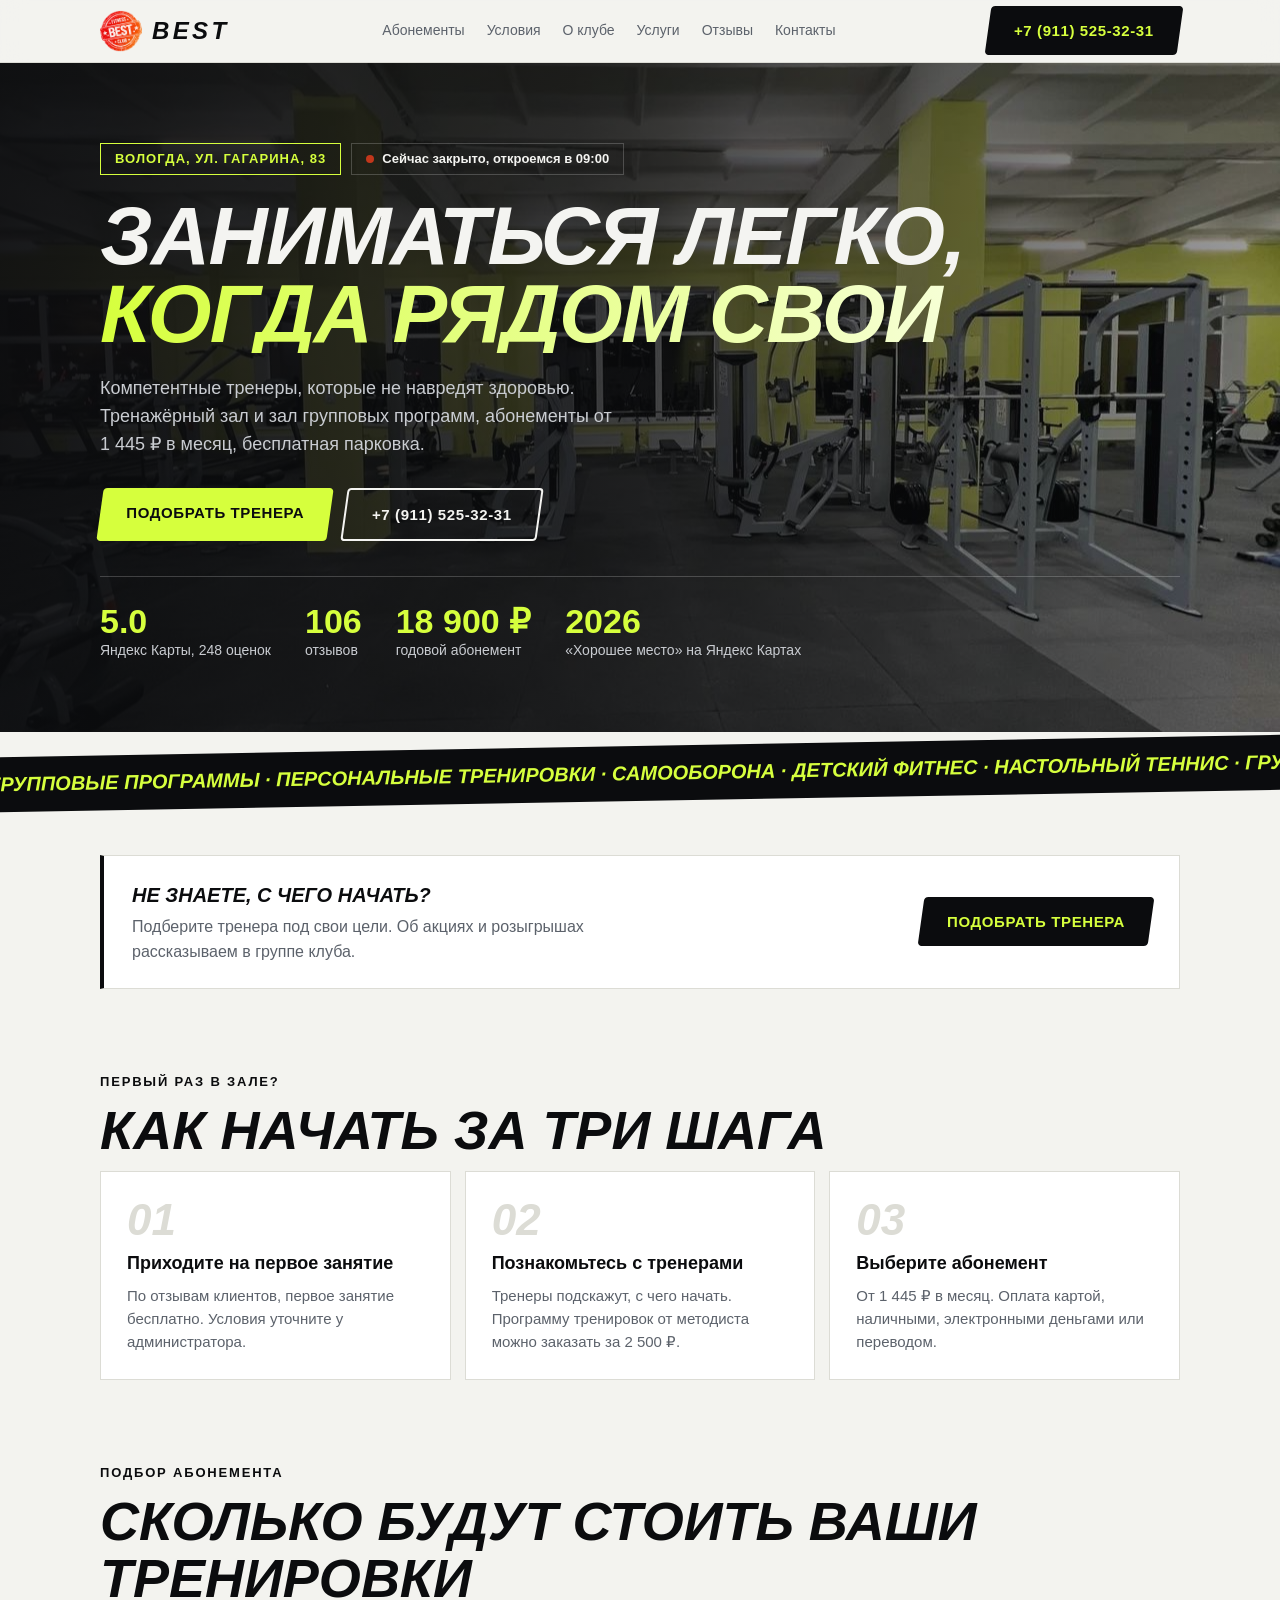
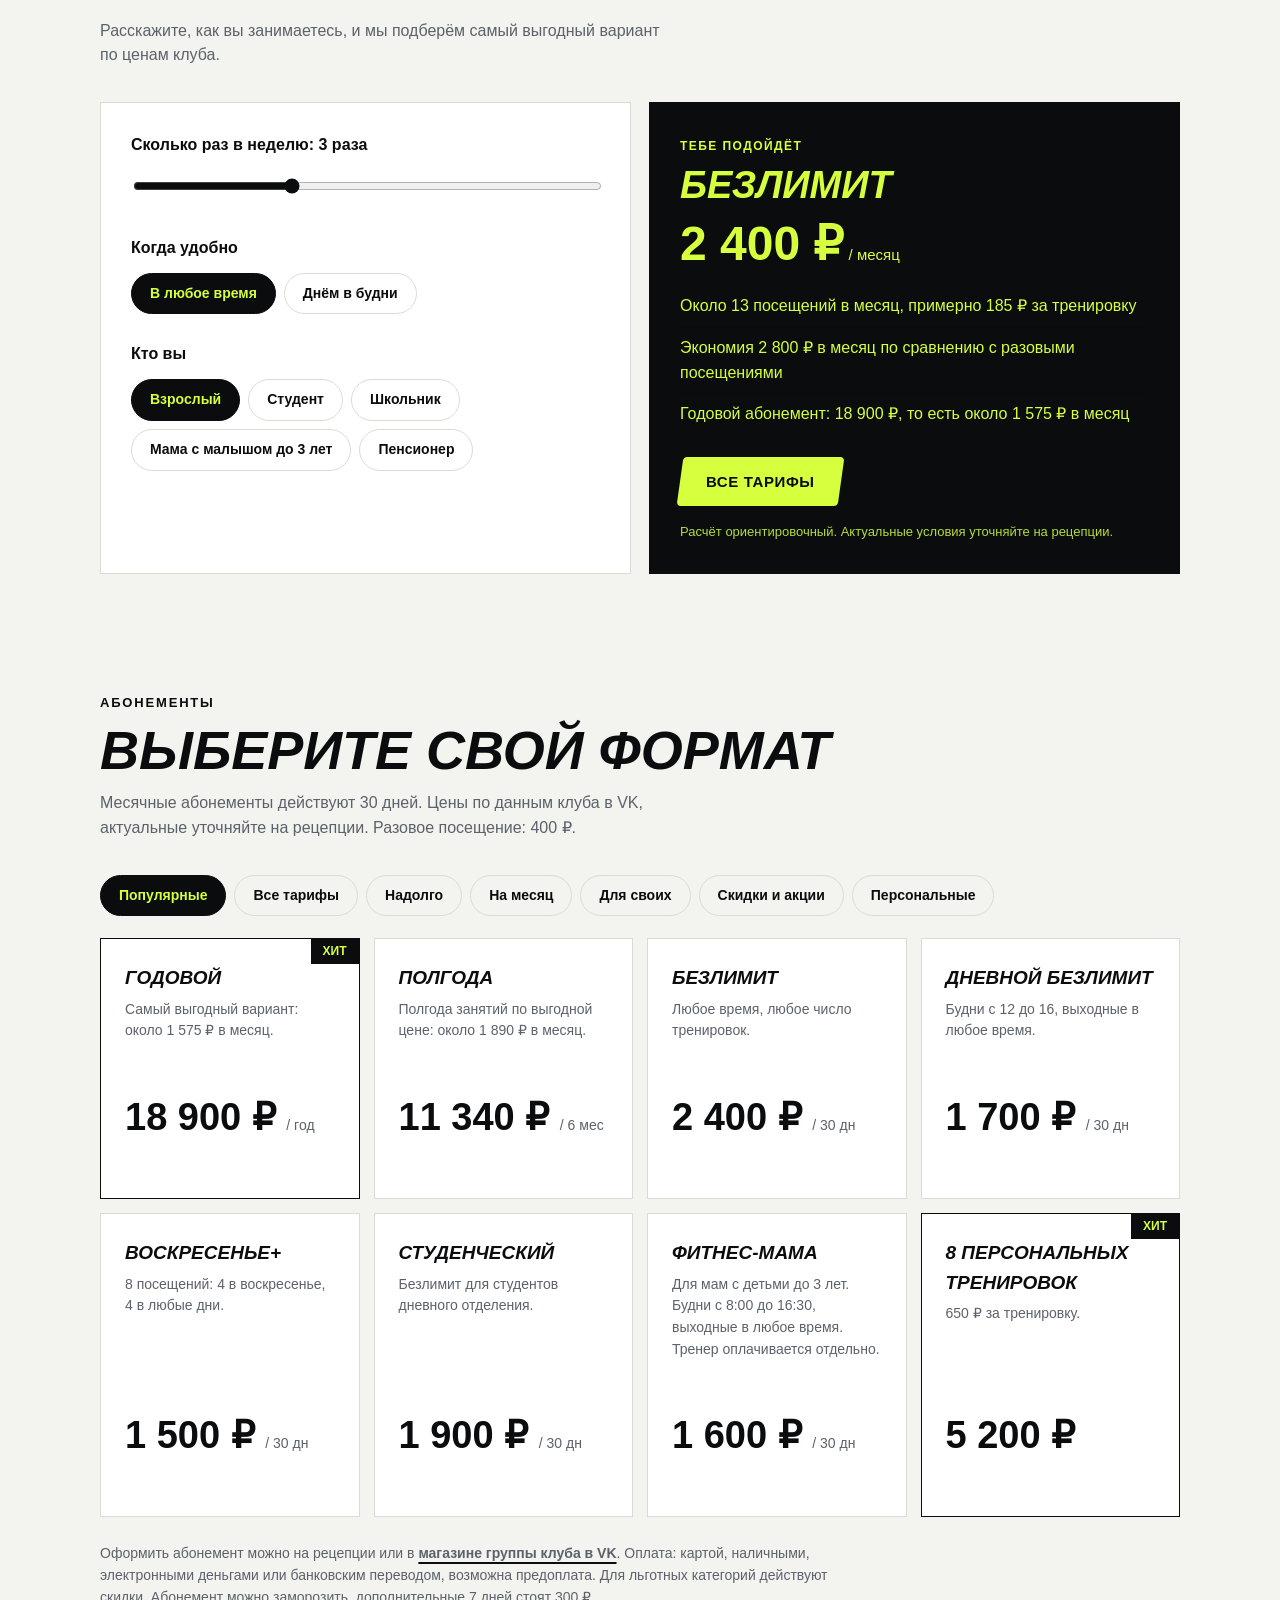
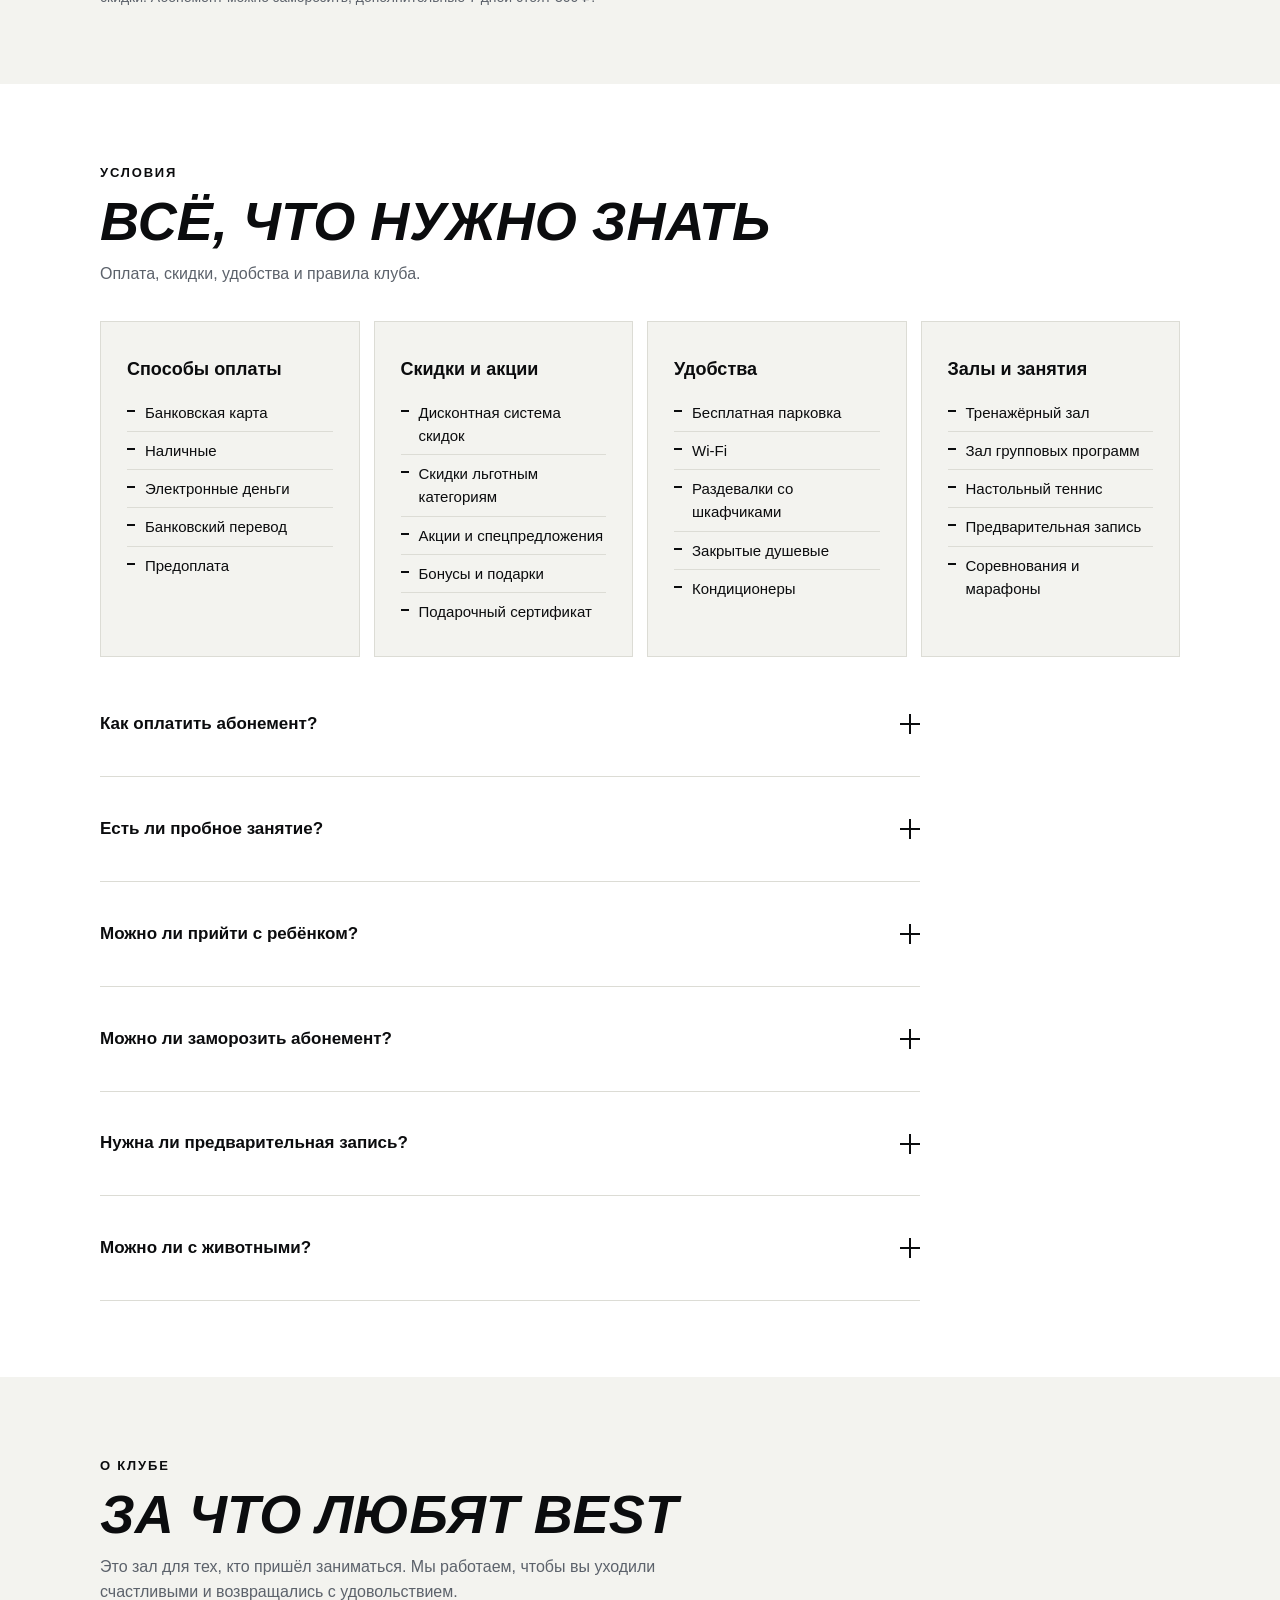
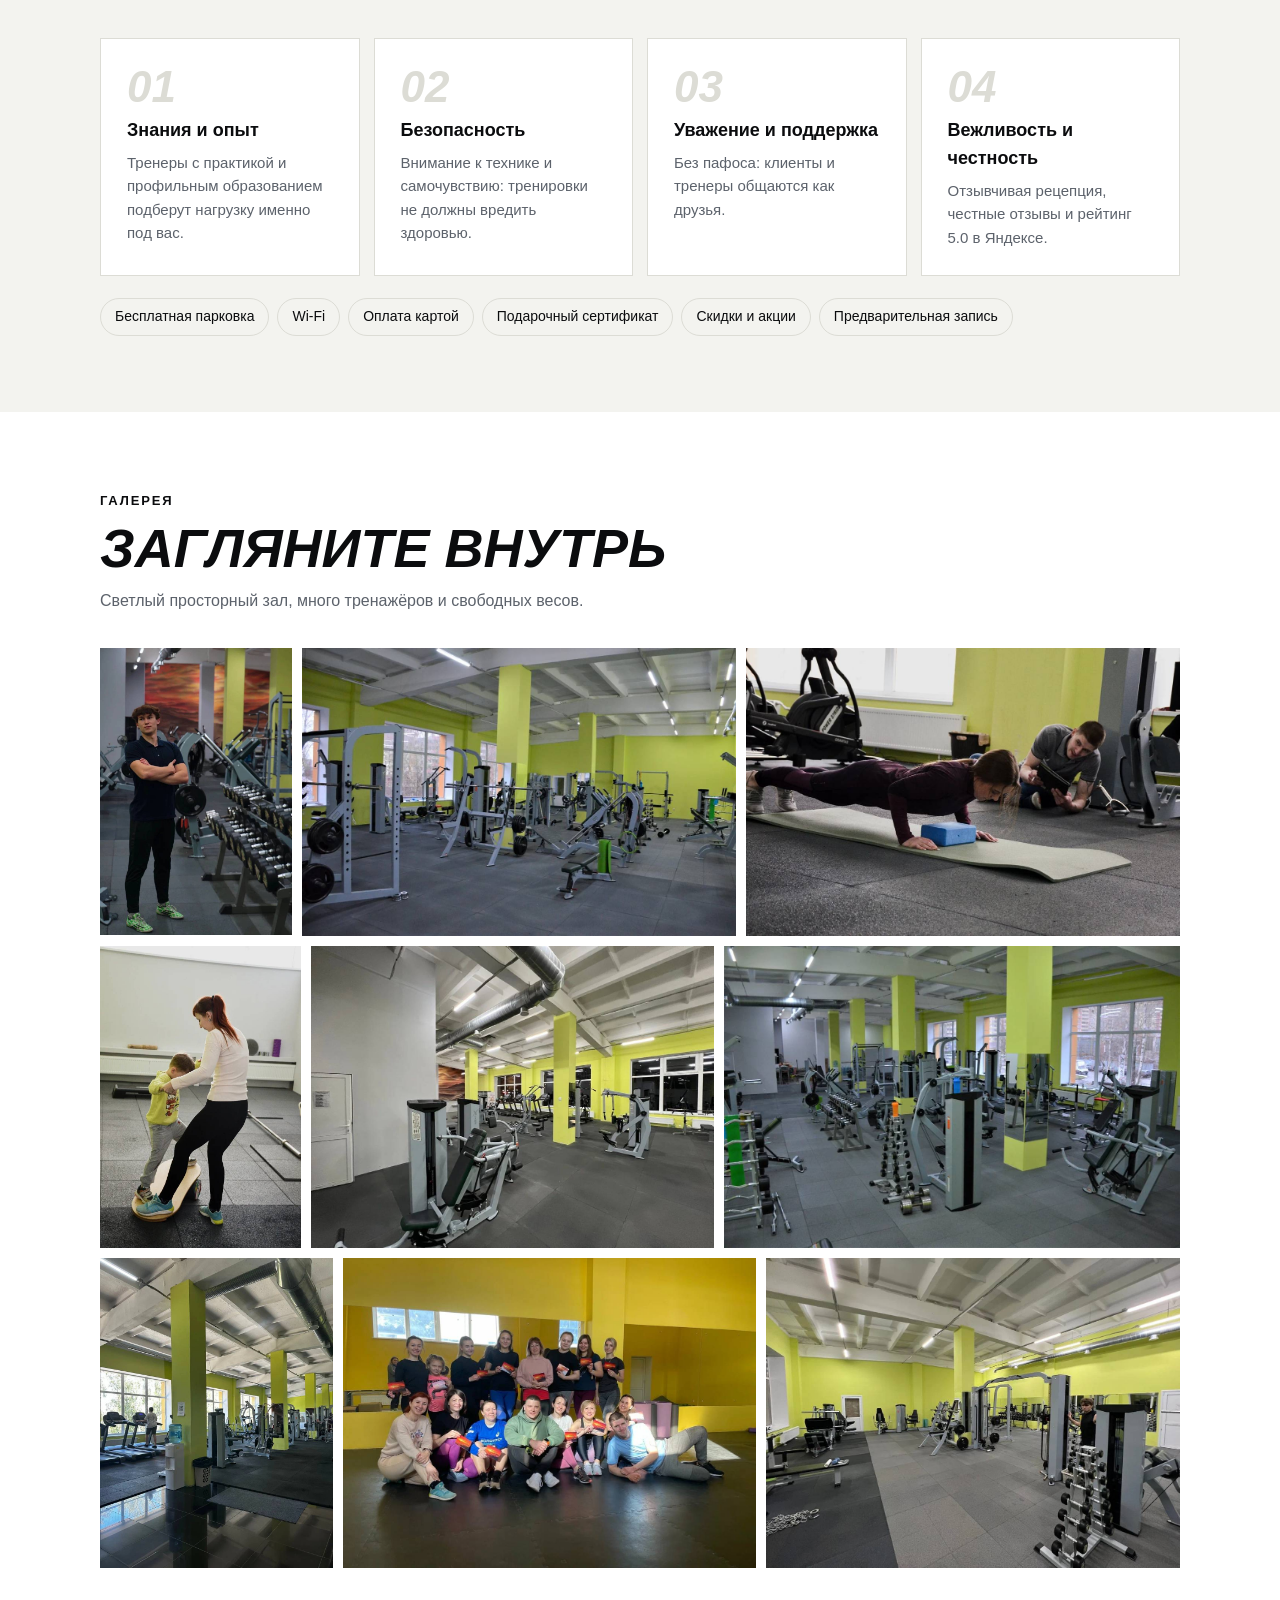
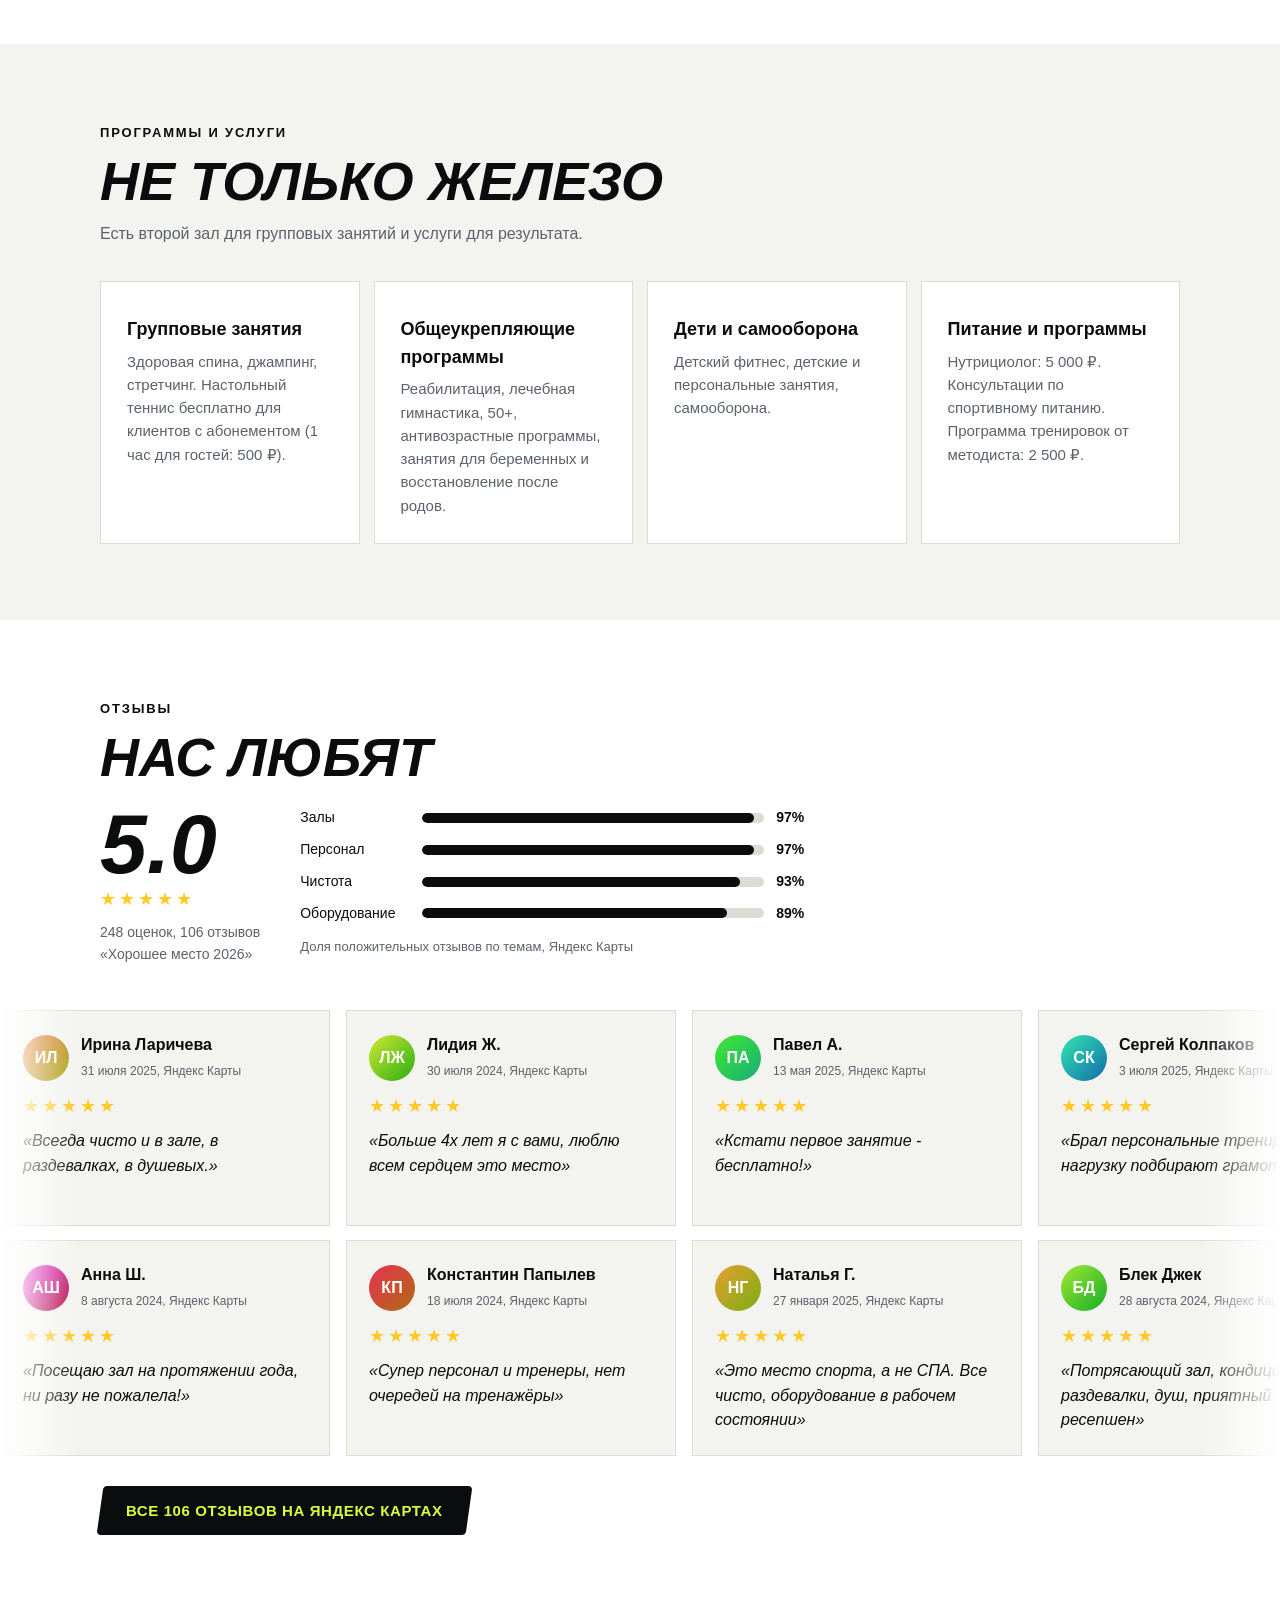
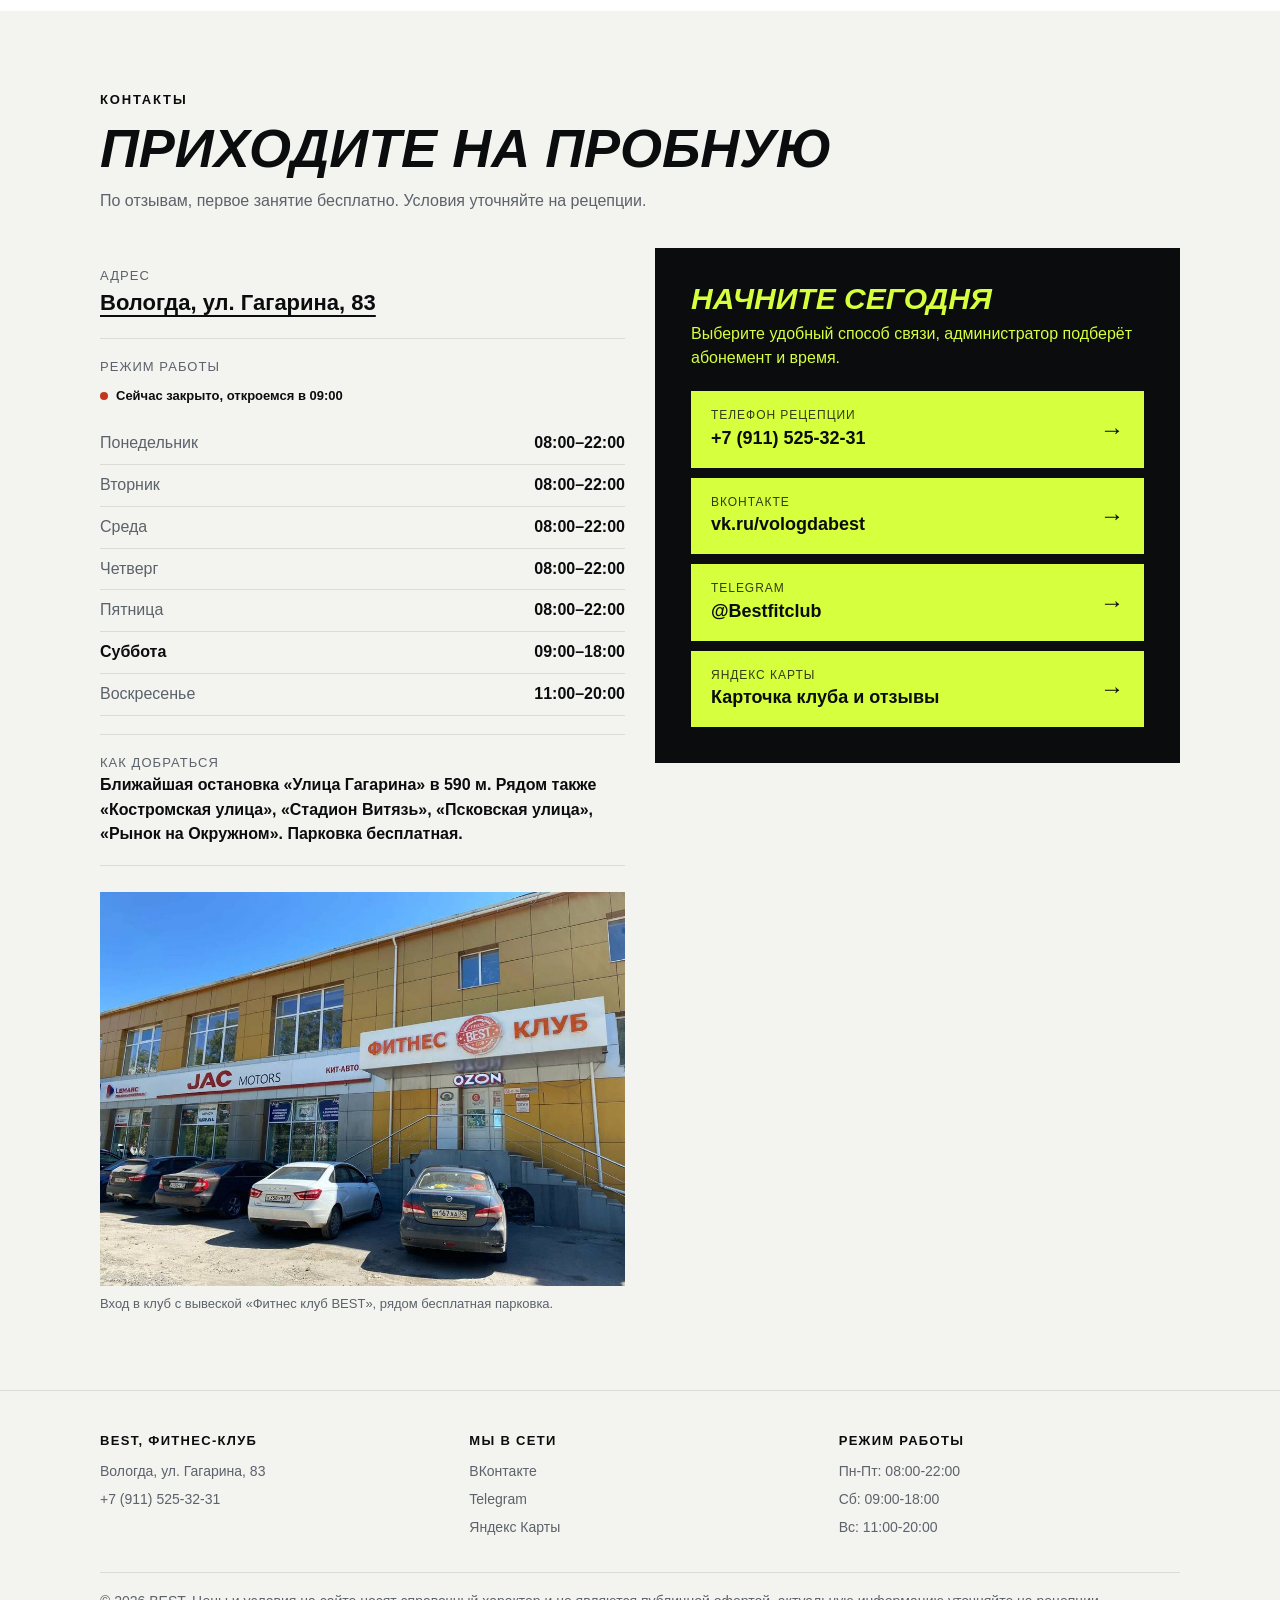
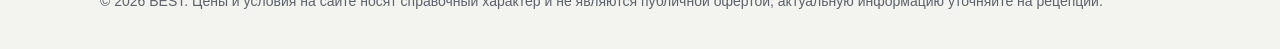
<file: index.html>
<!DOCTYPE html>
<html lang="ru" class="no-js">
<head>
  <meta charset="utf-8">
  <meta name="viewport" content="width=device-width, initial-scale=1, viewport-fit=cover">
  <title>Фитнес-клуб BEST в Вологде: тренажёрный зал, абонементы от 1 445 ₽</title>
  <meta name="description" content="Фитнес-клуб BEST на ул. Гагарина, 83 в Вологде: тренажёрный зал, зал групповых программ, персональные тренировки, самооборона. Абонементы от 1 445 ₽ в месяц, бесплатная парковка.">
  <meta name="theme-color" content="#0b0c0e">
  <link rel="canonical" href="https://your-domain.ru/">

  <!-- Предпросмотр ссылки в соцсетях и мессенджерах -->
  <meta property="og:type" content="website">
  <meta property="og:locale" content="ru_RU">
  <meta property="og:site_name" content="BEST, фитнес-клуб">
  <meta property="og:title" content="Фитнес-клуб BEST в Вологде">
  <meta property="og:description" content="Тренажёрный зал, групповые программы и персональные тренировки. Абонементы от 1 445 ₽ в месяц.">
  <meta property="og:url" content="https://your-domain.ru/">
  <meta property="og:image" content="https://your-domain.ru/images/og-image.jpg">
  <meta property="og:image:width" content="1200">
  <meta property="og:image:height" content="630">
  <meta name="twitter:card" content="summary_large_image">

  <!-- Иконки -->
  <link rel="icon" href="favicon.ico" sizes="any">
  <link rel="icon" type="image/png" sizes="32x32" href="images/favicon-32.png">
  <link rel="apple-touch-icon" href="images/apple-touch-icon.png">
  <link rel="manifest" href="site.webmanifest">

  <link rel="preload" as="image" href="images/hero.jpg">
  <link rel="stylesheet" href="css/style.css">

  <!-- Структурированные данные для поисковых систем -->
  <script type="application/ld+json">
    {
      "@context": "https://schema.org",
      "@type": "HealthClub",
      "name": "BEST, фитнес-клуб",
      "url": "https://your-domain.ru/",
      "image": "https://your-domain.ru/images/og-image.jpg",
      "logo": "https://your-domain.ru/images/icon-512.png",
      "description": "Тренажёрный зал, зал групповых программ, персональные тренировки и самооборона в Вологде.",
      "telephone": "+79115253231",
      "priceRange": "1445-18900 RUB",
      "address": {
        "@type": "PostalAddress",
        "streetAddress": "ул. Гагарина, 83",
        "addressLocality": "Вологда",
        "addressCountry": "RU"
      },
      "geo": {
        "@type": "GeoCoordinates",
        "latitude": 59.205011,
        "longitude": 39.825055
      },
      "openingHoursSpecification": [
        {
          "@type": "OpeningHoursSpecification",
          "dayOfWeek": [
            "Monday",
            "Tuesday",
            "Wednesday",
            "Thursday",
            "Friday"
          ],
          "opens": "08:00",
          "closes": "22:00"
        },
        {
          "@type": "OpeningHoursSpecification",
          "dayOfWeek": "Saturday",
          "opens": "09:00",
          "closes": "18:00"
        },
        {
          "@type": "OpeningHoursSpecification",
          "dayOfWeek": "Sunday",
          "opens": "11:00",
          "closes": "20:00"
        }
      ],
      "sameAs": [
        "https://vk.ru/vologdabest",
        "https://t.me/Bestfitclub",
        "https://yandex.ru/maps/org/best/41286341619/"
      ]
    }
  </script>

  <script>document.documentElement.classList.replace('no-js', 'js');</script>
</head>
<body>
  <a class="skip-link" href="#main">Перейти к содержимому</a>

  <header class="site-header">
    <div class="container site-header__inner">
      <a class="brand" href="#top" aria-label="BEST, на главную">
        <img src="images/logo.png" width="42" height="42" alt="">
        <span>BEST</span>
      </a>
      <nav class="main-nav" aria-label="Основная навигация">
        <a href="#prices">Абонементы</a>
        <a href="#info">Условия</a>
        <a href="#about">О клубе</a>
        <a href="#services">Услуги</a>
        <a href="#reviews">Отзывы</a>
        <a href="#contacts">Контакты</a>
      </nav>
      <a class="btn" href="tel:+79115253231"><span class="btn__label">+7 (911) 525-32-31</span></a>
    </div>
  </header>

  <main id="main">

    <!-- Главный экран -->
    <section class="hero" id="top" aria-labelledby="hero-title">
      <div class="container">
        <div class="hero__tags">
          <span class="tag">Вологда, ул. Гагарина, 83</span>
          <span class="status" data-open-status>Открыто ежедневно, график в разделе «Контакты»</span>
        </div>
        <h1 class="hero__title" id="hero-title">Заниматься легко,<span class="hero__accent">когда рядом свои</span></h1>
        <p class="hero__lead">Компетентные тренеры, которые не навредят здоровью. Тренажёрный зал и зал групповых программ, абонементы от 1&nbsp;445&nbsp;₽ в месяц, бесплатная парковка.</p>
        <div class="hero__actions">
          <a class="btn" href="https://vk.ru/app5898182_-56602042#s=3835709" target="_blank" rel="noopener noreferrer"><span class="btn__label">Подобрать тренера</span></a>
          <a class="btn btn--outline" href="tel:+79115253231"><span class="btn__label">+7 (911) 525-32-31</span></a>
        </div>
        <dl class="hero__facts">
          <div><dt data-count="5" data-decimals="1">5.0</dt><dd>Яндекс Карты, 248 оценок</dd></div>
          <div><dt data-count="106">106</dt><dd>отзывов</dd></div>
          <div><dt>18&nbsp;900&nbsp;₽</dt><dd>годовой абонемент</dd></div>
          <div><dt>2026</dt><dd>«Хорошее место» на Яндекс Картах</dd></div>
        </dl>
      </div>
    </section>

    <!-- Бегущая строка с направлениями (декоративная) -->
    <div class="ticker" aria-hidden="true">
      <div class="ticker__track">
        <div class="ticker__content">Групповые программы &middot; Персональные тренировки &middot; Самооборона &middot; Детский фитнес &middot; Настольный теннис &middot; Групповые программы &middot; Персональные тренировки &middot; Самооборона &middot; Детский фитнес &middot; Настольный теннис &middot; </div>
      </div>
    </div>

    <!-- Приглашение подобрать тренера в группе VK -->
    <section class="section section--compact" aria-labelledby="callout-title">
      <div class="container">
        <div class="callout">
          <div>
            <h2 id="callout-title">Не знаете, с чего начать?</h2>
            <p>Подберите тренера под свои цели. Об акциях и розыгрышах рассказываем в группе клуба.</p>
          </div>
          <a class="btn" href="https://vk.ru/app5898182_-56602042#s=3835709" target="_blank" rel="noopener noreferrer"><span class="btn__label">Подобрать тренера</span></a>
        </div>
      </div>
    </section>

    <!-- Как начать -->
    <section class="section section--compact" id="start" aria-labelledby="start-title">
      <div class="container">
        <span class="eyebrow">Первый раз в зале?</span>
        <h2 class="section__title" id="start-title" data-reveal>Как начать за три шага</h2>
        <div class="grid">
          <div class="card" data-reveal>
            <span class="card__number">01</span>
            <h3 class="card__title">Приходите на первое занятие</h3>
            <p class="card__text">По отзывам клиентов, первое занятие бесплатно. Условия уточните у администратора.</p>
          </div>
          <div class="card" data-reveal>
            <span class="card__number">02</span>
            <h3 class="card__title">Познакомьтесь с тренерами</h3>
            <p class="card__text">Тренеры подскажут, с чего начать. Программу тренировок от методиста можно заказать за 2&nbsp;500&nbsp;₽.</p>
          </div>
          <div class="card" data-reveal>
            <span class="card__number">03</span>
            <h3 class="card__title">Выберите абонемент</h3>
            <p class="card__text">От 1&nbsp;445&nbsp;₽ в месяц. Оплата картой, наличными, электронными деньгами или переводом.</p>
          </div>
        </div>
      </div>
    </section>

    <!-- Подбор абонемента: цены берутся из карточек тарифов ниже -->
    <section class="section section--compact" id="picker" data-single-visit="400" aria-labelledby="picker-title">
      <div class="container">
        <span class="eyebrow">Подбор абонемента</span>
        <h2 class="section__title" id="picker-title" data-reveal>Сколько будут стоить ваши тренировки</h2>
        <p class="section__lead">Расскажите, как вы занимаетесь, и мы подберём самый выгодный вариант по ценам клуба.</p>
        <div class="picker">
          <div class="picker__form">
            <div class="field">
              <label class="field__label" for="visits-per-week">Сколько раз в неделю: <output id="visits-per-week-output" for="visits-per-week">3 раза</output></label>
              <input id="visits-per-week" type="range" min="1" max="7" value="3">
            </div>
            <fieldset class="field">
              <legend class="field__label">Когда удобно</legend>
              <div class="chips" data-picker-group="time">
                <button class="chip is-active" type="button" data-value="any" aria-pressed="true">В любое время</button>
                <button class="chip" type="button" data-value="day" aria-pressed="false">Днём в будни</button>
              </div>
            </fieldset>
            <fieldset class="field">
              <legend class="field__label">Кто вы</legend>
              <div class="chips" data-picker-group="audience">
                <button class="chip is-active" type="button" data-value="adult" aria-pressed="true">Взрослый</button>
                <button class="chip" type="button" data-value="student" aria-pressed="false">Студент</button>
                <button class="chip" type="button" data-value="school" aria-pressed="false">Школьник</button>
                <button class="chip" type="button" data-value="mom" aria-pressed="false">Мама с малышом до 3 лет</button>
                <button class="chip" type="button" data-value="senior" aria-pressed="false">Пенсионер</button>
              </div>
            </fieldset>
          </div>
          <div class="picker__result" id="picker-result" aria-live="polite"></div>
        </div>
      </div>
    </section>

    <!-- Абонементы -->
    <section class="section" id="prices" aria-labelledby="prices-title">
      <div class="container">
        <span class="eyebrow">Абонементы</span>
        <h2 class="section__title" id="prices-title" data-reveal>Выберите свой формат</h2>
        <p class="section__lead">Месячные абонементы действуют 30 дней. Цены по данным клуба в VK, актуальные уточняйте на рецепции. Разовое посещение: 400&nbsp;₽.</p>
        <div class="chips tariff-tabs" data-tariff-tabs role="group" aria-label="Фильтр тарифов">
          <button class="chip is-active" type="button" data-filter="popular" aria-pressed="true">Популярные</button>
          <button class="chip" type="button" data-filter="all" aria-pressed="false">Все тарифы</button>
          <button class="chip" type="button" data-filter="long" aria-pressed="false">Надолго</button>
          <button class="chip" type="button" data-filter="month" aria-pressed="false">На месяц</button>
          <button class="chip" type="button" data-filter="own" aria-pressed="false">Для своих</button>
          <button class="chip" type="button" data-filter="promo" aria-pressed="false">Скидки и акции</button>
          <button class="chip" type="button" data-filter="personal" aria-pressed="false">Персональные</button>
        </div>
        <div class="tariffs">
          <article class="tariff tariff--featured" data-plan="year" data-category="long" data-popular data-price="18900" data-reveal>
            <h3 class="tariff__title">Годовой</h3>
            <p class="tariff__text">Самый выгодный вариант: около 1 575 ₽ в месяц.</p>
            <p class="tariff__price">18&nbsp;900&nbsp;₽ <span class="tariff__unit">/ год</span></p>
          </article>
          <article class="tariff" data-plan="half-year" data-category="long" data-popular data-price="11340" data-reveal>
            <h3 class="tariff__title">Полгода</h3>
            <p class="tariff__text">Полгода занятий по выгодной цене: около 1 890 ₽ в месяц.</p>
            <p class="tariff__price">11&nbsp;340&nbsp;₽ <span class="tariff__unit">/ 6 мес</span></p>
          </article>
          <article class="tariff" data-plan="unlimited" data-category="month" data-popular data-price="2400" data-reveal>
            <h3 class="tariff__title">Безлимит</h3>
            <p class="tariff__text">Любое время, любое число тренировок.</p>
            <p class="tariff__price">2&nbsp;400&nbsp;₽ <span class="tariff__unit">/ 30 дн</span></p>
          </article>
          <article class="tariff" data-plan="daytime" data-category="month" data-popular data-price="1700" data-reveal>
            <h3 class="tariff__title">Дневной безлимит</h3>
            <p class="tariff__text">Будни с 12 до 16, выходные в любое время.</p>
            <p class="tariff__price">1&nbsp;700&nbsp;₽ <span class="tariff__unit">/ 30 дн</span></p>
          </article>
          <article class="tariff" data-plan="sunday" data-category="month" data-popular data-price="1500" data-reveal>
            <h3 class="tariff__title">Воскресенье+</h3>
            <p class="tariff__text">8 посещений: 4 в воскресенье, 4 в любые дни.</p>
            <p class="tariff__price">1&nbsp;500&nbsp;₽ <span class="tariff__unit">/ 30 дн</span></p>
          </article>
          <article class="tariff" data-plan="eight-visits" data-category="month" data-price="2200" data-reveal>
            <h3 class="tariff__title">8 тренировок</h3>
            <p class="tariff__text">Восемь посещений в любое время дня.</p>
            <p class="tariff__price">2&nbsp;200&nbsp;₽ <span class="tariff__unit">/ 30 дн</span></p>
          </article>
          <article class="tariff" data-plan="student" data-category="own" data-popular data-price="1900" data-reveal>
            <h3 class="tariff__title">Студенческий</h3>
            <p class="tariff__text">Безлимит для студентов дневного отделения.</p>
            <p class="tariff__price">1&nbsp;900&nbsp;₽ <span class="tariff__unit">/ 30 дн</span></p>
          </article>
          <article class="tariff" data-plan="school" data-category="own" data-price="1600" data-reveal>
            <h3 class="tariff__title">Школьный</h3>
            <p class="tariff__text">Абонемент для школьников. Дети до 16 лет занимаются только с тренером.</p>
            <p class="tariff__price">1&nbsp;600&nbsp;₽ <span class="tariff__unit">/ 30 дн</span></p>
          </article>
          <article class="tariff" data-plan="mom" data-category="own" data-popular data-price="1600" data-reveal>
            <h3 class="tariff__title">Фитнес-мама</h3>
            <p class="tariff__text">Для мам с детьми до 3 лет. Будни с 8:00 до 16:30, выходные в любое время. Тренер оплачивается отдельно.</p>
            <p class="tariff__price">1&nbsp;600&nbsp;₽ <span class="tariff__unit">/ 30 дн</span></p>
          </article>
          <article class="tariff" data-plan="senior" data-category="own" data-price="1445" data-reveal>
            <h3 class="tariff__title">Пенсионерам и инвалидам</h3>
            <p class="tariff__text">Льготный абонемент.</p>
            <p class="tariff__price">1&nbsp;445&nbsp;₽ <span class="tariff__unit">/ 30 дн</span></p>
          </article>
          <article class="tariff" data-category="promo" data-price="1530" data-reveal>
            <h3 class="tariff__title">Семейная скидка</h3>
            <p class="tariff__text">Выгоднее, когда занимается вся семья.</p>
            <p class="tariff__price">1&nbsp;530&nbsp;₽ <span class="tariff__unit">/ 30 дн</span></p>
          </article>
          <article class="tariff" data-category="promo" data-price="1920" data-reveal>
            <h3 class="tariff__title">Скидка в День рождения</h3>
            <p class="tariff__text">Подарок от клуба в ваш праздник.</p>
            <p class="tariff__price">1&nbsp;920&nbsp;₽ <span class="tariff__unit">/ 30 дн</span></p>
          </article>
          <article class="tariff" data-category="promo" data-price="1600" data-reveal>
            <h3 class="tariff__title">Скидка за друга</h3>
            <p class="tariff__text">Приведите друга и получите выгоду.</p>
            <p class="tariff__price">1&nbsp;600&nbsp;₽ <span class="tariff__unit">/ 30 дн</span></p>
          </article>
          <article class="tariff" data-category="promo" data-price="0" data-reveal>
            <h3 class="tariff__title">#МойЗелёный</h3>
            <p class="tariff__text">Акция клуба. Условия в группе VK или на рецепции.</p>
            <p class="tariff__price">Бесплатно</p>
          </article>
          <article class="tariff" data-category="promo" data-price="0" data-reveal>
            <h3 class="tariff__title">Побей рекорд</h3>
            <p class="tariff__text">Челлендж клуба. Условия в группе VK или на рецепции.</p>
            <p class="tariff__price">Бесплатно</p>
          </article>
          <article class="tariff" data-category="personal" data-price="2600" data-reveal>
            <h3 class="tariff__title">4 персональные тренировки</h3>
            <p class="tariff__text">Тренер с высшим профильным образованием.</p>
            <p class="tariff__price">2&nbsp;600&nbsp;₽</p>
          </article>
          <article class="tariff tariff--featured" data-plan="personal-8" data-category="personal" data-popular data-price="5200" data-reveal>
            <h3 class="tariff__title">8 персональных тренировок</h3>
            <p class="tariff__text">650 ₽ за тренировку.</p>
            <p class="tariff__price">5&nbsp;200&nbsp;₽</p>
          </article>
          <article class="tariff" data-category="personal" data-price="7800" data-reveal>
            <h3 class="tariff__title">12 персональных тренировок</h3>
            <p class="tariff__text">Для устойчивого результата.</p>
            <p class="tariff__price">7&nbsp;800&nbsp;₽</p>
          </article>
          <article class="tariff" data-category="personal" data-price="0" data-reveal>
            <h3 class="tariff__title">Дошкольник</h3>
            <p class="tariff__text">Бесплатный абонемент при покупке 8 персональных занятий за 4 000 ₽.</p>
            <p class="tariff__price">0&nbsp;₽</p>
          </article>
        </div>
        <p class="note">Оформить абонемент можно на рецепции или в <a class="text-link" href="https://vk.ru/market-56602042" target="_blank" rel="noopener noreferrer">магазине группы клуба в VK</a>. Оплата: картой, наличными, электронными деньгами или банковским переводом, возможна предоплата. Для льготных категорий действуют скидки. Абонемент можно заморозить, дополнительные 7 дней стоят 300&nbsp;₽.</p>
      </div>
    </section>

    <!-- Условия и частые вопросы -->
    <section class="section section--alt" id="info" aria-labelledby="info-title">
      <div class="container">
        <span class="eyebrow">Условия</span>
        <h2 class="section__title" id="info-title" data-reveal>Всё, что нужно знать</h2>
        <p class="section__lead">Оплата, скидки, удобства и правила клуба.</p>
        <div class="grid">
          <div class="card" data-reveal>
            <h3 class="card__title">Способы оплаты</h3>
            <ul class="checklist">
              <li>Банковская карта</li>
              <li>Наличные</li>
              <li>Электронные деньги</li>
              <li>Банковский перевод</li>
              <li>Предоплата</li>
            </ul>
          </div>
          <div class="card" data-reveal>
            <h3 class="card__title">Скидки и акции</h3>
            <ul class="checklist">
              <li>Дисконтная система скидок</li>
              <li>Скидки льготным категориям</li>
              <li>Акции и спецпредложения</li>
              <li>Бонусы и подарки</li>
              <li>Подарочный сертификат</li>
            </ul>
          </div>
          <div class="card" data-reveal>
            <h3 class="card__title">Удобства</h3>
            <ul class="checklist">
              <li>Бесплатная парковка</li>
              <li>Wi-Fi</li>
              <li>Раздевалки со шкафчиками</li>
              <li>Закрытые душевые</li>
              <li>Кондиционеры</li>
            </ul>
          </div>
          <div class="card" data-reveal>
            <h3 class="card__title">Залы и занятия</h3>
            <ul class="checklist">
              <li>Тренажёрный зал</li>
              <li>Зал групповых программ</li>
              <li>Настольный теннис</li>
              <li>Предварительная запись</li>
              <li>Соревнования и марафоны</li>
            </ul>
          </div>
        </div>
        <div class="faq">
          <div class="faq__item" data-reveal>
            <h3><button class="faq__question" type="button" aria-expanded="false" aria-controls="faq-0">Как оплатить абонемент?<span class="faq__icon" aria-hidden="true"></span></button></h3>
            <div class="faq__answer" id="faq-0" role="region"><div><p>Картой, наличными, электронными деньгами или банковским переводом. Возможна предоплата. Льготным категориям положены скидки.</p></div></div>
          </div>
          <div class="faq__item" data-reveal>
            <h3><button class="faq__question" type="button" aria-expanded="false" aria-controls="faq-1">Есть ли пробное занятие?<span class="faq__icon" aria-hidden="true"></span></button></h3>
            <div class="faq__answer" id="faq-1" role="region"><div><p>По отзывам клиентов, первое занятие бесплатно. Условия уточняйте у администратора.</p></div></div>
          </div>
          <div class="faq__item" data-reveal>
            <h3><button class="faq__question" type="button" aria-expanded="false" aria-controls="faq-2">Можно ли прийти с ребёнком?<span class="faq__icon" aria-hidden="true"></span></button></h3>
            <div class="faq__answer" id="faq-2" role="region"><div><p>Дети до 16 лет занимаются в зале только с тренером: это связано с безопасностью позвоночника и суставов. Услуги тренера оплачиваются отдельно. Для дошкольников абонемент бесплатный при покупке 8 персональных занятий за 4 000 ₽. Также есть детский фитнес.</p></div></div>
          </div>
          <div class="faq__item" data-reveal>
            <h3><button class="faq__question" type="button" aria-expanded="false" aria-controls="faq-3">Можно ли заморозить абонемент?<span class="faq__icon" aria-hidden="true"></span></button></h3>
            <div class="faq__answer" id="faq-3" role="region"><div><p>Да. Если бонусный лимит заморозки израсходован, дополнительные 7 дней стоят 300 ₽.</p></div></div>
          </div>
          <div class="faq__item" data-reveal>
            <h3><button class="faq__question" type="button" aria-expanded="false" aria-controls="faq-4">Нужна ли предварительная запись?<span class="faq__icon" aria-hidden="true"></span></button></h3>
            <div class="faq__answer" id="faq-4" role="region"><div><p>Она доступна. Позвоните на рецепцию или напишите в Telegram.</p></div></div>
          </div>
          <div class="faq__item" data-reveal>
            <h3><button class="faq__question" type="button" aria-expanded="false" aria-controls="faq-5">Можно ли с животными?<span class="faq__icon" aria-hidden="true"></span></button></h3>
            <div class="faq__answer" id="faq-5" role="region"><div><p>Нет, посещение с животными запрещено.</p></div></div>
          </div>
        </div>
      </div>
    </section>

    <!-- О клубе -->
    <section class="section" id="about" aria-labelledby="about-title">
      <div class="container">
        <span class="eyebrow">О клубе</span>
        <h2 class="section__title" id="about-title" data-reveal>За что любят BEST</h2>
        <p class="section__lead">Это зал для тех, кто пришёл заниматься. Мы работаем, чтобы вы уходили счастливыми и возвращались с удовольствием.</p>
        <div class="grid">
          <div class="card" data-reveal>
            <span class="card__number">01</span>
            <h3 class="card__title">Знания и опыт</h3>
            <p class="card__text">Тренеры с практикой и профильным образованием подберут нагрузку именно под вас.</p>
          </div>
          <div class="card" data-reveal>
            <span class="card__number">02</span>
            <h3 class="card__title">Безопасность</h3>
            <p class="card__text">Внимание к технике и самочувствию: тренировки не должны вредить здоровью.</p>
          </div>
          <div class="card" data-reveal>
            <span class="card__number">03</span>
            <h3 class="card__title">Уважение и поддержка</h3>
            <p class="card__text">Без пафоса: клиенты и тренеры общаются как друзья.</p>
          </div>
          <div class="card" data-reveal>
            <span class="card__number">04</span>
            <h3 class="card__title">Вежливость и честность</h3>
            <p class="card__text">Отзывчивая рецепция, честные отзывы и рейтинг 5.0 в Яндексе.</p>
          </div>
        </div>
        <ul class="tags">
          <li>Бесплатная парковка</li><li>Wi-Fi</li><li>Оплата картой</li><li>Подарочный сертификат</li><li>Скидки и акции</li><li>Предварительная запись</li>
        </ul>
      </div>
    </section>

    <!-- Галерея -->
    <section class="section section--alt" id="gallery" aria-labelledby="gallery-title">
      <div class="container">
        <span class="eyebrow">Галерея</span>
        <h2 class="section__title" id="gallery-title" data-reveal>Загляните внутрь</h2>
        <p class="section__lead">Светлый просторный зал, много тренажёров и свободных весов.</p>
        <div class="gallery">
          <div class="gallery__row">
            <button class="gallery__item" type="button" style="--ratio: 0.666" aria-label="Открыть фото: Тренер в зале у гантельного ряда">
              <img src="images/trainer.jpg" width="733" height="1100" loading="lazy" decoding="async" alt="Тренер в зале у гантельного ряда">
            </button>
            <button class="gallery__item" type="button" style="--ratio: 1.509" aria-label="Открыть фото: Тренажёрный зал с силовыми стойками">
              <img src="images/gym-racks.jpg" width="1100" height="729" loading="lazy" decoding="async" alt="Тренажёрный зал с силовыми стойками">
            </button>
            <button class="gallery__item" type="button" style="--ratio: 1.509" aria-label="Открыть фото: Тренировка с тренером">
              <img src="images/training.jpg" width="1100" height="729" loading="lazy" decoding="async" alt="Тренировка с тренером">
            </button>
          </div>
          <div class="gallery__row">
            <button class="gallery__item" type="button" style="--ratio: 0.663" aria-label="Открыть фото: Занятие с ребёнком">
              <img src="images/kids.jpg" width="729" height="1100" loading="lazy" decoding="async" alt="Занятие с ребёнком">
            </button>
            <button class="gallery__item" type="button" style="--ratio: 1.333" aria-label="Открыть фото: Тренажёры в зале">
              <img src="images/machines.jpg" width="1100" height="825" loading="lazy" decoding="async" alt="Тренажёры в зале">
            </button>
            <button class="gallery__item" type="button" style="--ratio: 1.509" aria-label="Открыть фото: Зона свободных весов">
              <img src="images/free-weights.jpg" width="1100" height="729" loading="lazy" decoding="async" alt="Зона свободных весов">
            </button>
          </div>
          <div class="gallery__row">
            <button class="gallery__item" type="button" style="--ratio: 0.750" aria-label="Открыть фото: Кардиозона">
              <img src="images/cardio.jpg" width="825" height="1100" loading="lazy" decoding="async" alt="Кардиозона">
            </button>
            <button class="gallery__item" type="button" style="--ratio: 1.333" aria-label="Открыть фото: Команда и клиенты клуба">
              <img src="images/team.jpg" width="1100" height="825" loading="lazy" decoding="async" alt="Команда и клиенты клуба">
            </button>
            <button class="gallery__item" type="button" style="--ratio: 1.333" aria-label="Открыть фото: Гантельный ряд">
              <img src="images/dumbbells.jpg" width="1100" height="825" loading="lazy" decoding="async" alt="Гантельный ряд">
            </button>
          </div>
        </div>
      </div>
    </section>

    <!-- Программы и услуги -->
    <section class="section" id="services" aria-labelledby="services-title">
      <div class="container">
        <span class="eyebrow">Программы и услуги</span>
        <h2 class="section__title" id="services-title" data-reveal>Не только железо</h2>
        <p class="section__lead">Есть второй зал для групповых занятий и услуги для результата.</p>
        <div class="grid">
          <div class="card" data-reveal>
            <h3 class="card__title">Групповые занятия</h3>
            <p class="card__text">Здоровая спина, джампинг, стретчинг. Настольный теннис бесплатно для клиентов с абонементом (1 час для гостей: 500&nbsp;₽).</p>
          </div>
          <div class="card" data-reveal>
            <h3 class="card__title">Общеукрепляющие программы</h3>
            <p class="card__text">Реабилитация, лечебная гимнастика, 50+, антивозрастные программы, занятия для беременных и восстановление после родов.</p>
          </div>
          <div class="card" data-reveal>
            <h3 class="card__title">Дети и самооборона</h3>
            <p class="card__text">Детский фитнес, детские и персональные занятия, самооборона.</p>
          </div>
          <div class="card" data-reveal>
            <h3 class="card__title">Питание и программы</h3>
            <p class="card__text">Нутрициолог: 5&nbsp;000&nbsp;₽. Консультации по спортивному питанию. Программа тренировок от методиста: 2&nbsp;500&nbsp;₽.</p>
          </div>
        </div>
      </div>
    </section>

    <!-- Отзывы -->
    <section class="section section--alt" id="reviews" aria-labelledby="reviews-title">
      <div class="container">
        <span class="eyebrow">Отзывы</span>
        <h2 class="section__title" id="reviews-title" data-reveal>Нас любят</h2>
        <div class="rating">
          <div>
            <div class="rating__score">5.0</div>
            <div class="stars" aria-hidden="true">★★★★★</div>
            <span class="rating__caption">248 оценок, 106 отзывов<br>«Хорошее место 2026»</span>
          </div>
          <div class="bars">
            <div class="bar"><span>Залы</span><span class="bar__track"><i class="bar__fill" style="--value: 97"></i></span><span class="bar__value">97%</span></div>
            <div class="bar"><span>Персонал</span><span class="bar__track"><i class="bar__fill" style="--value: 97"></i></span><span class="bar__value">97%</span></div>
            <div class="bar"><span>Чистота</span><span class="bar__track"><i class="bar__fill" style="--value: 93"></i></span><span class="bar__value">93%</span></div>
            <div class="bar"><span>Оборудование</span><span class="bar__track"><i class="bar__fill" style="--value: 89"></i></span><span class="bar__value">89%</span></div>
            <p class="bars__source">Доля положительных отзывов по темам, Яндекс Карты</p>
          </div>
        </div>
      </div>
      <div class="reviews" data-reviews>
        <div class="reviews__track">
          <figure class="review">
            <figcaption class="review__head">
              <span class="avatar" style="--hue: 20" aria-hidden="true">ИЛ</span>
              <span><cite class="review__name">Ирина Ларичева</cite><span class="review__meta">31 июля 2025, Яндекс Карты</span></span>
            </figcaption>
            <div class="stars" aria-label="5 из 5">★★★★★</div>
            <blockquote class="review__text">«Всегда чисто и в зале, в раздевалках, в душевых.»</blockquote>
          </figure>
          <figure class="review">
            <figcaption class="review__head">
              <span class="avatar" style="--hue: 67" aria-hidden="true">ЛЖ</span>
              <span><cite class="review__name">Лидия Ж.</cite><span class="review__meta">30 июля 2024, Яндекс Карты</span></span>
            </figcaption>
            <div class="stars" aria-label="5 из 5">★★★★★</div>
            <blockquote class="review__text">«Больше 4х лет я с вами, люблю всем сердцем это место»</blockquote>
          </figure>
          <figure class="review">
            <figcaption class="review__head">
              <span class="avatar" style="--hue: 114" aria-hidden="true">ПА</span>
              <span><cite class="review__name">Павел А.</cite><span class="review__meta">13 мая 2025, Яндекс Карты</span></span>
            </figcaption>
            <div class="stars" aria-label="5 из 5">★★★★★</div>
            <blockquote class="review__text">«Кстати первое занятие - бесплатно!»</blockquote>
          </figure>
          <figure class="review">
            <figcaption class="review__head">
              <span class="avatar" style="--hue: 161" aria-hidden="true">СК</span>
              <span><cite class="review__name">Сергей Колпаков</cite><span class="review__meta">3 июля 2025, Яндекс Карты</span></span>
            </figcaption>
            <div class="stars" aria-label="5 из 5">★★★★★</div>
            <blockquote class="review__text">«Брал персональные тренировки, нагрузку подбирают грамотно.»</blockquote>
          </figure>
          <figure class="review">
            <figcaption class="review__head">
              <span class="avatar" style="--hue: 208" aria-hidden="true">ММ</span>
              <span><cite class="review__name">Марина Марина</cite><span class="review__meta">20 сентября 2022, Яндекс Карты</span></span>
            </figcaption>
            <div class="stars" aria-label="5 из 5">★★★★★</div>
            <blockquote class="review__text">«Каждый приходит туда заниматься, а не выпендриваться и красоваться»</blockquote>
          </figure>
          <figure class="review">
            <figcaption class="review__head">
              <span class="avatar" style="--hue: 255" aria-hidden="true">О</span>
              <span><cite class="review__name">Олег</cite><span class="review__meta">20 декабря 2022, Яндекс Карты</span></span>
            </figcaption>
            <div class="stars" aria-label="5 из 5">★★★★★</div>
            <blockquote class="review__text">«Очень уютный зал, комфортно, без пафоса, замечательные тренера»</blockquote>
          </figure>
        </div>
      </div>
      <div class="reviews is-reversed" data-reviews>
        <div class="reviews__track">
          <figure class="review">
            <figcaption class="review__head">
              <span class="avatar" style="--hue: 302" aria-hidden="true">АШ</span>
              <span><cite class="review__name">Анна Ш.</cite><span class="review__meta">8 августа 2024, Яндекс Карты</span></span>
            </figcaption>
            <div class="stars" aria-label="5 из 5">★★★★★</div>
            <blockquote class="review__text">«Посещаю зал на протяжении года, ни разу не пожалела!»</blockquote>
          </figure>
          <figure class="review">
            <figcaption class="review__head">
              <span class="avatar" style="--hue: 349" aria-hidden="true">КП</span>
              <span><cite class="review__name">Константин Папылев</cite><span class="review__meta">18 июля 2024, Яндекс Карты</span></span>
            </figcaption>
            <div class="stars" aria-label="5 из 5">★★★★★</div>
            <blockquote class="review__text">«Супер персонал и тренеры, нет очередей на тренажёры»</blockquote>
          </figure>
          <figure class="review">
            <figcaption class="review__head">
              <span class="avatar" style="--hue: 36" aria-hidden="true">НГ</span>
              <span><cite class="review__name">Наталья Г.</cite><span class="review__meta">27 января 2025, Яндекс Карты</span></span>
            </figcaption>
            <div class="stars" aria-label="5 из 5">★★★★★</div>
            <blockquote class="review__text">«Это место спорта, а не СПА. Все чисто, оборудование в рабочем состоянии»</blockquote>
          </figure>
          <figure class="review">
            <figcaption class="review__head">
              <span class="avatar" style="--hue: 83" aria-hidden="true">БД</span>
              <span><cite class="review__name">Блек Джек</cite><span class="review__meta">28 августа 2024, Яндекс Карты</span></span>
            </figcaption>
            <div class="stars" aria-label="5 из 5">★★★★★</div>
            <blockquote class="review__text">«Потрясающий зал, кондиционеры, раздевалки, душ, приятный ресепшен»</blockquote>
          </figure>
          <figure class="review">
            <figcaption class="review__head">
              <span class="avatar" style="--hue: 130" aria-hidden="true">Е</span>
              <span><cite class="review__name">Екатерина</cite><span class="review__meta">19 сентября 2024, Яндекс Карты</span></span>
            </figcaption>
            <div class="stars" aria-label="5 из 5">★★★★★</div>
            <blockquote class="review__text">«Отличный зал с хорошей атмосферой.»</blockquote>
          </figure>
          <figure class="review">
            <figcaption class="review__head">
              <span class="avatar" style="--hue: 177" aria-hidden="true">ПА</span>
              <span><cite class="review__name">Полина Арефьева</cite><span class="review__meta">2 ноября 2023, Яндекс Карты</span></span>
            </figcaption>
            <div class="stars" aria-label="5 из 5">★★★★★</div>
            <blockquote class="review__text">«Душевный зал! Где искренне заботятся, а не делают вид!»</blockquote>
          </figure>
        </div>
      </div>
      <div class="container reviews-more">
        <a class="btn" href="https://yandex.ru/maps/org/best/41286341619/reviews/" target="_blank" rel="noopener noreferrer"><span class="btn__label">Все 106 отзывов на Яндекс Картах</span></a>
      </div>
    </section>

    <!-- Контакты -->
    <section class="section" id="contacts" aria-labelledby="contacts-title">
      <div class="container">
        <span class="eyebrow">Контакты</span>
        <h2 class="section__title" id="contacts-title" data-reveal>Приходите на пробную</h2>
        <p class="section__lead">По отзывам, первое занятие бесплатно. Условия уточняйте на рецепции.</p>
        <div class="contacts">
          <div>
            <a class="info-item" href="https://yandex.ru/maps/org/best/41286341619/" target="_blank" rel="noopener noreferrer">
              <span class="info-item__label">Адрес</span>
              <span class="info-item__value">Вологда, ул. Гагарина, 83</span>
            </a>
            <div class="info-item">
              <span class="info-item__label">Режим работы</span>
              <div class="hours-status"><span class="status" data-open-status>Открыто ежедневно</span></div>
              <table class="hours">
                <tbody>
                  <tr data-day="1"><th scope="row">Понедельник</th><td>08:00–22:00</td></tr>
                  <tr data-day="2"><th scope="row">Вторник</th><td>08:00–22:00</td></tr>
                  <tr data-day="3"><th scope="row">Среда</th><td>08:00–22:00</td></tr>
                  <tr data-day="4"><th scope="row">Четверг</th><td>08:00–22:00</td></tr>
                  <tr data-day="5"><th scope="row">Пятница</th><td>08:00–22:00</td></tr>
                  <tr data-day="6"><th scope="row">Суббота</th><td>09:00–18:00</td></tr>
                  <tr data-day="0"><th scope="row">Воскресенье</th><td>11:00–20:00</td></tr>
                </tbody>
              </table>
            </div>
            <div class="info-item">
              <span class="info-item__label">Как добраться</span>
              <span class="info-item__value info-item__value--small">Ближайшая остановка «Улица Гагарина» в 590 м. Рядом также «Костромская улица», «Стадион Витязь», «Псковская улица», «Рынок на Окружном». Парковка бесплатная.</span>
            </div>
            <figure class="entrance">
              <img src="images/entrance.jpg" width="1000" height="750" loading="lazy" decoding="async" alt="Вход в клуб с вывеской «Фитнес клуб BEST»">
              <figcaption>Вход в клуб с вывеской «Фитнес клуб BEST», рядом бесплатная парковка.</figcaption>
            </figure>
          </div>
          <div class="cta-panel" data-reveal>
            <h3>Начните сегодня</h3>
            <p>Выберите удобный способ связи, администратор подберёт абонемент и время.</p>
            <a class="contact-link" href="tel:+79115253231">
              <span><small>Телефон рецепции</small><b>+7 (911) 525-32-31</b></span>
              <span class="contact-link__arrow" aria-hidden="true">&rarr;</span>
            </a>
            <a class="contact-link" href="https://vk.ru/vologdabest" target="_blank" rel="noopener noreferrer">
              <span><small>ВКонтакте</small><b>vk.ru/vologdabest</b></span>
              <span class="contact-link__arrow" aria-hidden="true">&rarr;</span>
            </a>
            <a class="contact-link" href="https://t.me/Bestfitclub" target="_blank" rel="noopener noreferrer">
              <span><small>Telegram</small><b>@Bestfitclub</b></span>
              <span class="contact-link__arrow" aria-hidden="true">&rarr;</span>
            </a>
            <a class="contact-link" href="https://yandex.ru/maps/org/best/41286341619/" target="_blank" rel="noopener noreferrer">
              <span><small>Яндекс Карты</small><b>Карточка клуба и отзывы</b></span>
              <span class="contact-link__arrow" aria-hidden="true">&rarr;</span>
            </a>
          </div>
        </div>
      </div>
    </section>

  </main>

  <footer class="site-footer">
    <div class="container">
      <div class="site-footer__grid">
        <div>
          <h2>BEST, фитнес-клуб</h2>
          <p>Вологда, ул. Гагарина, 83</p>
          <p><a href="tel:+79115253231">+7 (911) 525-32-31</a></p>
        </div>
        <div>
          <h2>Мы в сети</h2>
          <p><a href="https://vk.ru/vologdabest" target="_blank" rel="noopener noreferrer">ВКонтакте</a></p>
          <p><a href="https://t.me/Bestfitclub" target="_blank" rel="noopener noreferrer">Telegram</a></p>
          <p><a href="https://yandex.ru/maps/org/best/41286341619/" target="_blank" rel="noopener noreferrer">Яндекс Карты</a></p>
        </div>
        <div>
          <h2>Режим работы</h2>
          <p>Пн-Пт: 08:00-22:00</p>
          <p>Сб: 09:00-18:00</p>
          <p>Вс: 11:00-20:00</p>
        </div>
      </div>
      <div class="site-footer__bottom">
        <p>&copy; 2026 BEST. Цены и условия на сайте носят справочный характер и не являются публичной офертой, актуальную информацию уточняйте на рецепции.</p>
      </div>
    </div>
  </footer>

  <!-- Окно просмотра фотографий -->
  <div class="lightbox" id="lightbox" role="dialog" aria-modal="true" aria-label="Просмотр фотографии" hidden>
    <img alt="">
  </div>

  <script src="js/main.js"></script>
</body>
</html>
</file>
<file: css/style.css>
/* ==========================================================================
   BEST Fitness Club: таблица стилей сайта
   --------------------------------------------------------------------------
   Содержание
   1. Переменные (цвета, размеры) и светлая тема
   2. Базовые стили
   3. Общие компоненты (кнопки, карточки, заголовки секций, списки)
   4. Шапка и главный экран
   5. Секции страницы
   6. Подвал, окно просмотра фото, страница 404
   7. Анимации появления
   8. Адаптивность и пользовательские настройки (reduced motion)
   ========================================================================== */


/* 1. Переменные
   ========================================================================== */

:root {
  /* Цвета: тёмная тема по умолчанию */
  --bg: #0b0c0e;
  --surface: #131519;
  --text: #f4f4f1;
  --muted: #9ba0a8;
  --accent: #d6ff3d;
  --on-accent: #0b0c0e;
  --line: #262a31;
  --star: #ffc928;
  --danger: #ff6b4a;

  /* Размеры */
  --container: 1120px;
  --gutter: 20px;
  --header-height: 62px;

  /* Шрифты: системные, без внешних загрузок */
  --font: -apple-system, "Segoe UI", Roboto, "Helvetica Neue", Arial, sans-serif;

  /* Плавность анимаций */
  --ease: cubic-bezier(0.2, 0.7, 0.2, 1);
}

/* Светлая тема включается автоматически по настройкам устройства */
@media (prefers-color-scheme: light) {
  :root {
    --bg: #f3f3ef;
    --surface: #ffffff;
    --text: #0b0c0e;
    --muted: #5c626b;
    --accent: #0b0c0e;
    --on-accent: #d6ff3d;
    --line: #dcdcd5;
    --danger: #c2371b;
  }
}


/* 2. Базовые стили
   ========================================================================== */

*,
*::before,
*::after {
  box-sizing: border-box;
}

html {
  height: auto;
  padding-top: env(safe-area-inset-top, 0);
  padding-bottom: env(safe-area-inset-bottom, 0);
  overflow-x: clip;
  scroll-behavior: smooth;
  scroll-padding-top: 72px;
}

body {
  margin: 0;
  overflow-x: clip;
  background: var(--bg);
  color: var(--text);
  font: 16px/1.55 var(--font);
  -webkit-font-smoothing: antialiased;
}

img {
  max-width: 100%;
}

a {
  color: inherit;
  text-decoration: none;
}

button {
  font: inherit;
  color: inherit;
}

:focus-visible {
  outline: 2px solid var(--accent);
  outline-offset: 3px;
}

/* Ссылка «К содержимому» для клавиатурной навигации */
.skip-link {
  position: absolute;
  left: 12px;
  top: -60px;
  z-index: 100;
  padding: 10px 16px;
  background: var(--accent);
  color: var(--on-accent);
  font-weight: 700;
  transition: top 0.2s;
}

.skip-link:focus {
  top: 12px;
}

.container {
  width: 100%;
  max-width: var(--container);
  margin: 0 auto;
  padding: 0 var(--gutter);
}


/* 3. Общие компоненты
   ========================================================================== */

/* Кнопка с наклонной формой. Текст внутри возвращается в прямое положение. */
.btn {
  display: inline-block;
  padding: 13px 26px;
  border: 0;
  border-radius: 4px;
  background: var(--accent);
  color: var(--on-accent);
  font-size: 15px;
  font-weight: 800;
  letter-spacing: 0.04em;
  text-transform: uppercase;
  white-space: nowrap;
  cursor: pointer;
  transform: skewX(-8deg);
  transition: transform 0.25s, filter 0.25s;
}

.btn__label {
  display: inline-block;
  transform: skewX(8deg);
}

.btn:hover {
  transform: skewX(-8deg) translateY(-3px);
  filter: brightness(1.1);
}

.btn--outline {
  background: transparent;
  color: var(--text);
  border: 2px solid currentColor;
}

/* Заголовки секций */
.section {
  padding: 76px 0;
}

.section--alt {
  background: var(--surface);
}

.section--compact {
  padding: 40px 0;
}

.eyebrow {
  color: var(--accent);
  font-size: 13px;
  font-weight: 800;
  letter-spacing: 0.14em;
  text-transform: uppercase;
}

.section__title {
  margin: 8px 0 12px;
  font-size: clamp(30px, 5.5vw, 54px);
  font-style: italic;
  font-weight: 900;
  line-height: 1.05;
  text-transform: uppercase;
}

.section__lead {
  max-width: 560px;
  margin: 0 0 34px;
  color: var(--muted);
}

/* Сетка карточек: количество колонок подбирается по ширине экрана */
.grid {
  display: grid;
  grid-template-columns: repeat(auto-fit, minmax(240px, 1fr));
  gap: 14px;
}

.card {
  padding: 26px;
  border: 1px solid var(--line);
  background: var(--surface);
  transition: transform 0.35s, border-color 0.35s, box-shadow 0.35s;
}

.section--alt .card {
  background: var(--bg);
}

.card:hover {
  border-color: var(--accent);
  box-shadow: 0 14px 34px rgba(0, 0, 0, 0.33);
  transform: translateY(-6px);
}

.card__number {
  display: block;
  color: var(--line);
  font-size: 44px;
  font-style: italic;
  font-weight: 900;
  line-height: 1;
}

.card__title {
  margin: 8px 0 6px;
  font-size: 18px;
}

.card__text {
  margin: 0;
  color: var(--muted);
  font-size: 15px;
}

/* Список с короткой чертой-маркером */
.checklist {
  margin: 10px 0 0;
  padding: 0;
  list-style: none;
}

.checklist li {
  position: relative;
  padding: 7px 0 7px 18px;
  border-bottom: 1px solid var(--line);
  font-size: 15px;
}

.checklist li:last-child {
  border-bottom: 0;
}

.checklist li::before {
  content: "";
  position: absolute;
  left: 0;
  top: 16px;
  width: 8px;
  height: 2px;
  background: var(--accent);
}

/* Переключатели (фильтр тарифов, выбор в подборе абонемента) */
.chips {
  display: flex;
  flex-wrap: wrap;
  gap: 8px;
}

.chip {
  padding: 9px 18px;
  border: 1.5px solid var(--line);
  border-radius: 999px;
  background: none;
  font-size: 14px;
  font-weight: 700;
  cursor: pointer;
  transition: border-color 0.25s, transform 0.25s, background 0.25s;
}

.chip:hover {
  border-color: var(--accent);
  transform: translateY(-2px);
}

.chip.is-active {
  border-color: var(--accent);
  background: var(--accent);
  color: var(--on-accent);
}

.tariff-tabs {
  margin-bottom: 22px;
}

/* Подчёркнутые ссылки внутри текста */
.text-link {
  font-weight: 700;
  text-decoration: underline;
  text-decoration-color: var(--accent);
  text-decoration-thickness: 2px;
  text-underline-offset: 4px;
}

.text-link:hover {
  color: var(--accent);
}


/* 4. Шапка и главный экран
   ========================================================================== */

.site-header {
  position: sticky;
  top: env(safe-area-inset-top, 0);
  z-index: 10;
  border-bottom: 1px solid var(--line);
  background: color-mix(in srgb, var(--bg) 85%, transparent);
  -webkit-backdrop-filter: blur(12px);
  backdrop-filter: blur(12px);
}

.site-header__inner {
  display: flex;
  align-items: center;
  justify-content: space-between;
  gap: 14px;
  height: var(--header-height);
}

.brand {
  display: flex;
  align-items: center;
  gap: 10px;
  font-size: 24px;
  font-style: italic;
  font-weight: 900;
  letter-spacing: 0.14em;
}

.brand img {
  width: 42px;
  height: 42px;
  border-radius: 50%;
}

.main-nav {
  display: flex;
  gap: 22px;
  color: var(--muted);
  font-size: 14px;
}

.main-nav a {
  position: relative;
  padding: 4px 0;
  white-space: nowrap;
  transition: color 0.2s;
}

.main-nav a::after {
  content: "";
  position: absolute;
  left: 0;
  bottom: -2px;
  width: 100%;
  height: 2px;
  background: var(--accent);
  transform: scaleX(0);
  transform-origin: left;
  transition: transform 0.3s;
}

.main-nav a:hover {
  color: var(--text);
}

.main-nav a:hover::after {
  transform: scaleX(1);
}

/* Главный экран всегда тёмный, поэтому задаёт собственные цвета */
.hero {
  --text: #f4f4f1;
  --muted: #c9ccd1;
  --accent: #d6ff3d;
  --on-accent: #0b0c0e;
  --line: rgba(255, 255, 255, 0.2);
  padding: 80px 0 70px;
  background:
    linear-gradient(90deg, rgba(11, 12, 14, 0.95) 0%, rgba(11, 12, 14, 0.8) 45%, rgba(11, 12, 14, 0.4) 100%),
    url("../images/hero.jpg") center / cover;
  color: var(--text);
}

.hero__tags {
  display: flex;
  flex-wrap: wrap;
  align-items: center;
  gap: 10px;
}

.tag {
  display: inline-block;
  padding: 5px 14px;
  border: 1px solid var(--accent);
  color: var(--accent);
  font-size: 13px;
  font-weight: 700;
  letter-spacing: 0.08em;
  text-transform: uppercase;
}

/* Индикатор «Открыто / Закрыто». Состояние выставляет js/main.js */
.status {
  display: inline-flex;
  align-items: center;
  gap: 8px;
  padding: 5px 14px;
  border: 1px solid var(--line);
  font-size: 13px;
  font-weight: 700;
}

.status::before {
  content: "";
  width: 8px;
  height: 8px;
  border-radius: 50%;
  background: var(--muted);
}

.status[data-state="open"]::before {
  background: #4ade80;
  box-shadow: 0 0 0 4px rgba(74, 222, 128, 0.25);
}

.status[data-state="closed"]::before {
  background: var(--danger);
}

.hero__title {
  margin: 22px 0;
  font-size: clamp(34px, 6.4vw, 84px);
  font-style: italic;
  font-weight: 900;
  letter-spacing: -0.02em;
  line-height: 0.95;
  text-transform: uppercase;
}

.hero__accent {
  display: block;
  background: linear-gradient(90deg, #d6ff3d 0%, #ffffff 50%, #d6ff3d 100%) 0 0 / 200% 100%;
  -webkit-background-clip: text;
  background-clip: text;
  color: transparent;
  animation: shimmer 4s linear infinite;
}

@keyframes shimmer {
  to {
    background-position: -200% 0;
  }
}

.hero__lead {
  max-width: 520px;
  margin: 0;
  color: var(--muted);
  font-size: 18px;
}

.hero__actions {
  display: flex;
  flex-wrap: wrap;
  gap: 14px;
  margin: 30px 0;
}

.hero__facts {
  display: flex;
  flex-wrap: wrap;
  gap: 34px;
  margin: 34px 0 0;
  padding: 26px 0 0;
  border-top: 1px solid var(--line);
}

.hero__facts div {
  margin: 0;
}

.hero__facts dt {
  color: var(--accent);
  font-size: 34px;
  font-weight: 900;
  line-height: 1.1;
}

.hero__facts dd {
  margin: 0;
  color: var(--muted);
  font-size: 14px;
}

/* Бегущая строка с направлениями */
.ticker {
  overflow: hidden;
  padding: 14px 0;
}

.ticker__track {
  display: block;
  margin: 0 -12px;
  padding: 12px 0;
  overflow: hidden;
  background: var(--accent);
  color: var(--on-accent);
  font-size: 20px;
  font-style: italic;
  font-weight: 900;
  text-transform: uppercase;
  white-space: nowrap;
  transform: rotate(-1deg);
}

.ticker__content {
  display: inline-block;
  animation: ticker 28s linear infinite;
}

@keyframes ticker {
  to {
    transform: translateX(-50%);
  }
}


/* 5. Секции страницы
   ========================================================================== */

/* Блок-приглашение «Не знаешь, с чего начать?» */
.callout {
  display: flex;
  flex-wrap: wrap;
  align-items: center;
  justify-content: space-between;
  gap: 24px;
  padding: 24px 28px;
  border: 1px solid var(--line);
  border-left: 4px solid var(--accent);
  background: var(--surface);
}

.callout h2 {
  margin: 0 0 4px;
  font-size: 20px;
  font-style: italic;
  text-transform: uppercase;
}

.callout p {
  max-width: 560px;
  margin: 0;
  color: var(--muted);
}

/* Подбор абонемента */
.picker {
  display: grid;
  grid-template-columns: 1fr 1fr;
  gap: 18px;
}

.picker__form,
.picker__result {
  padding: 30px;
  border: 1px solid var(--line);
}

.picker__form {
  background: var(--surface);
}

.picker__result {
  border-color: var(--accent);
  background: var(--accent);
  color: var(--on-accent);
}

.picker__result.is-updated {
  animation: result-in 0.4s;
}

@keyframes result-in {
  from {
    opacity: 0.4;
    transform: translateY(8px);
  }
}

.field {
  margin: 0 0 28px;
  padding: 0;
  border: 0;
}

.field:last-child {
  margin-bottom: 0;
}

.field__label {
  display: block;
  margin-bottom: 12px;
  padding: 0;
  font-weight: 700;
}

.field__label output {
  color: var(--accent);
}

.field input[type="range"] {
  width: 100%;
  height: 28px;
  accent-color: var(--accent);
  cursor: pointer;
}

.result__eyebrow {
  font-size: 12px;
  font-weight: 800;
  letter-spacing: 0.12em;
  text-transform: uppercase;
}

.result__name {
  margin: 8px 0 14px;
  font-size: clamp(26px, 4vw, 38px);
  font-style: italic;
  font-weight: 900;
  line-height: 1.05;
  text-transform: uppercase;
}

.result__price {
  font-size: 48px;
  font-weight: 900;
  line-height: 1;
}

.result__price small {
  font-size: 15px;
  font-weight: 500;
}

.result__list {
  margin: 18px 0 22px;
  padding: 0;
  list-style: none;
}

.result__list li {
  padding: 8px 0;
  border-bottom: 1px solid rgba(0, 0, 0, 0.19);
}

.result__list li:last-child {
  border-bottom: 0;
}

.result__note {
  margin: 16px 0 0;
  font-size: 13px;
  opacity: 0.85;
}

.picker__result .btn {
  background: var(--on-accent);
  color: var(--accent);
}

/* Тарифы */
.tariffs {
  display: grid;
  grid-template-columns: repeat(auto-fill, minmax(250px, 1fr));
  gap: 14px;
}

.tariff {
  position: relative;
  display: flex;
  flex-direction: column;
  padding: 24px;
  border: 1px solid var(--line);
  background: var(--surface);
  transition: transform 0.35s, border-color 0.35s, box-shadow 0.35s;
}

.tariff[hidden] {
  display: none;
}

.tariff:hover {
  border-color: var(--accent);
  box-shadow: 0 14px 34px rgba(0, 0, 0, 0.33);
  transform: translateY(-6px);
}

.tariff--featured {
  border-color: var(--accent);
}

.tariff--featured::after {
  content: "Хит";
  position: absolute;
  top: 0;
  right: 0;
  padding: 3px 12px;
  background: var(--accent);
  color: var(--on-accent);
  font-size: 12px;
  font-weight: 800;
  text-transform: uppercase;
}

.tariff__title {
  margin: 0 0 6px;
  font-size: 19px;
  font-style: italic;
  text-transform: uppercase;
}

.tariff__text {
  flex: 1;
  margin: 0 0 18px;
  color: var(--muted);
  font-size: 14px;
}

.tariff__price {
  color: var(--accent);
  font-size: 38px;
  font-weight: 900;
  line-height: 1;
}

.tariff__unit {
  color: var(--muted);
  font-size: 14px;
  font-weight: 500;
}

.note {
  max-width: 760px;
  margin: 26px 0 0;
  color: var(--muted);
  font-size: 14px;
}

/* Частые вопросы: плавное раскрытие через grid-template-rows */
.faq {
  max-width: 820px;
  margin-top: 34px;
}

.faq__item {
  border-bottom: 1px solid var(--line);
}

.faq__question {
  display: flex;
  align-items: center;
  justify-content: space-between;
  gap: 16px;
  width: 100%;
  padding: 20px 0;
  border: 0;
  background: none;
  font-size: 17px;
  font-weight: 700;
  text-align: left;
  cursor: pointer;
  transition: color 0.25s, padding-left 0.25s;
}

.faq__question:hover {
  padding-left: 8px;
  color: var(--accent);
}

/* Значок «плюс», который превращается в «минус» */
.faq__icon {
  position: relative;
  flex: none;
  width: 20px;
  height: 20px;
}

.faq__icon::before,
.faq__icon::after {
  content: "";
  position: absolute;
  left: 0;
  top: 9px;
  width: 20px;
  height: 2px;
  background: var(--accent);
  transition: transform 0.4s;
}

.faq__icon::after {
  transform: rotate(90deg);
}

.faq__item.is-open .faq__icon::after {
  transform: rotate(0);
}

.faq__answer {
  display: grid;
  grid-template-rows: 0fr;
  transition: grid-template-rows 0.45s ease;
}

.faq__answer > div {
  overflow: hidden;
}

.faq__answer p {
  margin: 0;
  padding: 0 0 20px;
  color: var(--muted);
  opacity: 0;
  transform: translateY(-8px);
  transition: opacity 0.45s 0.08s, transform 0.45s 0.08s;
}

.faq__item.is-open .faq__answer {
  grid-template-rows: 1fr;
}

.faq__item.is-open .faq__answer p {
  opacity: 1;
  transform: none;
}

/* Теги-подсказки под блоком «О клубе» */
.tags {
  display: flex;
  flex-wrap: wrap;
  gap: 8px;
  margin: 22px 0 0;
  padding: 0;
  list-style: none;
}

.tags li {
  padding: 7px 14px;
  border: 1px solid var(--line);
  border-radius: 999px;
  background: var(--bg);
  font-size: 14px;
}

/* Галерея: фото выстроены рядами одной высоты, без обрезки и полей */
.gallery {
  display: flex;
  flex-direction: column;
  gap: 10px;
}

.gallery__row {
  display: flex;
  gap: 10px;
}

.gallery__item {
  flex: var(--ratio) 1 0;
  min-width: 0;
  margin: 0;
  padding: 0;
  overflow: hidden;
  border: 0;
  background: none;
  cursor: zoom-in;
}

.gallery__item img {
  display: block;
  width: 100%;
  height: auto;
  transition: transform 0.5s;
}

.gallery__item:hover img {
  transform: scale(1.05);
}

/* Отзывы: сводка рейтинга */
.rating {
  display: grid;
  grid-template-columns: auto 1fr;
  gap: 40px;
  align-items: center;
  margin: 10px 0 40px;
}

.rating__score {
  color: var(--accent);
  font-size: 84px;
  font-style: italic;
  font-weight: 900;
  line-height: 1;
}

.rating__caption {
  display: block;
  margin-top: 8px;
  color: var(--muted);
  font-size: 14px;
}

.stars {
  color: var(--star);
  font-size: 18px;
  letter-spacing: 3px;
}

.bars {
  max-width: 520px;
}

.bar {
  display: grid;
  grid-template-columns: 110px 1fr 44px;
  align-items: center;
  gap: 12px;
  margin: 10px 0;
  font-size: 14px;
}

.bar__track {
  position: relative;
  display: block;
  height: 10px;
  overflow: hidden;
  border-radius: 9px;
  background: var(--line);
}

.bar__fill {
  position: absolute;
  inset: 0;
  width: calc(var(--value) * 1%);
  border-radius: 9px;
  background: var(--accent);
  transition: width 1.4s var(--ease);
}

.bar__value {
  font-weight: 800;
}

.bars__source {
  color: var(--muted);
  font-size: 13px;
}

/* Бегущие ленты с отзывами. Анимация включается скриптом (класс is-animated). */
.reviews {
  margin: 14px 0;
  overflow-x: auto;
  -webkit-mask: linear-gradient(90deg, transparent, #000 6%, #000 94%, transparent);
  mask: linear-gradient(90deg, transparent, #000 6%, #000 94%, transparent);
}

.reviews__track {
  display: flex;
  gap: 16px;
  width: max-content;
}

.reviews.is-animated {
  overflow: hidden;
}

.reviews.is-animated .reviews__track {
  animation: marquee 70s linear infinite;
}

.reviews.is-animated.is-reversed .reviews__track {
  animation-direction: reverse;
}

.reviews.is-animated:hover .reviews__track {
  animation-play-state: paused;
}

@keyframes marquee {
  to {
    transform: translateX(calc(-50% - 8px));
  }
}

.review {
  flex: none;
  width: 330px;
  margin: 0;
  padding: 22px;
  border: 1px solid var(--line);
  background: var(--bg);
  white-space: normal;
}

.review__head {
  display: flex;
  align-items: center;
  gap: 12px;
  margin-bottom: 10px;
}

.review__name {
  display: block;
  font-style: normal;
  font-weight: 700;
}

.review__meta {
  color: var(--muted);
  font-size: 12px;
}

.review__text {
  margin: 8px 0 0;
  font-size: 16px;
  font-style: italic;
}

.avatar {
  display: grid;
  flex: none;
  place-items: center;
  width: 46px;
  height: 46px;
  border-radius: 50%;
  background: linear-gradient(135deg, hsl(var(--hue) 80% 55%), hsl(calc(var(--hue) + 45) 80% 38%));
  color: #ffffff;
  font-weight: 900;
}

.reviews-more {
  margin-top: 30px;
}

/* Контакты */
.contacts {
  display: grid;
  grid-template-columns: repeat(auto-fit, minmax(280px, 1fr));
  gap: 30px;
  align-items: start;
}

.info-item {
  display: block;
  padding: 18px 0;
  border-bottom: 1px solid var(--line);
}

.info-item__label {
  display: block;
  color: var(--muted);
  font-size: 13px;
  letter-spacing: 0.08em;
  text-transform: uppercase;
}

.info-item__value {
  font-size: 22px;
  font-weight: 700;
}

.info-item__value--small {
  font-size: 16px;
  font-weight: 600;
}

a.info-item .info-item__value {
  text-decoration: underline;
  text-decoration-color: var(--accent);
  text-decoration-thickness: 2px;
  text-underline-offset: 5px;
}

a.info-item:hover .info-item__value {
  color: var(--accent);
}

/* Таблица режима работы */
.hours {
  width: 100%;
  margin-top: 12px;
  border-collapse: collapse;
  font-size: 16px;
}

.hours th,
.hours td {
  padding: 8px 0;
  border-bottom: 1px solid var(--line);
  text-align: left;
}

.hours th {
  font-weight: 400;
  color: var(--muted);
}

.hours td {
  text-align: right;
  font-weight: 600;
}

.hours tr.is-today th,
.hours tr.is-today td {
  color: var(--accent);
  font-weight: 800;
}

.hours-status {
  margin-top: 4px;
}

.hours-status .status {
  padding-left: 0;
  border: 0;
}

.entrance {
  margin: 26px 0 0;
}

.entrance img {
  display: block;
  width: 100%;
  height: auto;
}

.entrance figcaption {
  margin-top: 8px;
  color: var(--muted);
  font-size: 13px;
}

/* Панель «Начни сегодня» со способами связи */
.cta-panel {
  padding: 36px;
  background: var(--accent);
  color: var(--on-accent);
}

.cta-panel h3 {
  margin: 0 0 8px;
  font-size: 30px;
  font-style: italic;
  line-height: 1;
  text-transform: uppercase;
}

.cta-panel p {
  margin: 0 0 20px;
}

.contact-link {
  display: flex;
  align-items: center;
  justify-content: space-between;
  gap: 12px;
  margin-top: 10px;
  padding: 15px 20px;
  background: var(--on-accent);
  color: var(--accent);
  transition: transform 0.25s, background 0.25s, color 0.25s;
}

.contact-link small {
  display: block;
  font-size: 12px;
  letter-spacing: 0.08em;
  opacity: 0.8;
  text-transform: uppercase;
}

.contact-link b {
  font-size: 18px;
  word-break: break-word;
}

.contact-link__arrow {
  font-size: 24px;
  transition: transform 0.25s;
}

.contact-link:hover {
  background: #ffffff;
  color: #0b0c0e;
  transform: translateX(6px);
}

.contact-link:hover .contact-link__arrow {
  transform: translateX(6px);
}


/* 6. Подвал, окно просмотра фото, страница 404
   ========================================================================== */

.site-footer {
  padding: 40px 0 30px;
  border-top: 1px solid var(--line);
  color: var(--muted);
  font-size: 14px;
}

.site-footer__grid {
  display: grid;
  grid-template-columns: repeat(auto-fit, minmax(220px, 1fr));
  gap: 28px;
}

.site-footer h2 {
  margin: 0 0 10px;
  color: var(--text);
  font-size: 13px;
  letter-spacing: 0.1em;
  text-transform: uppercase;
}

.site-footer p {
  margin: 0 0 6px;
}

.site-footer a:hover {
  color: var(--accent);
}

.site-footer__bottom {
  margin-top: 28px;
  padding-top: 18px;
  border-top: 1px solid var(--line);
}

.lightbox {
  position: fixed;
  inset: 0;
  z-index: 50;
  display: flex;
  align-items: center;
  justify-content: center;
  padding: 16px;
  background: rgba(0, 0, 0, 0.85);
  cursor: zoom-out;
}

.lightbox[hidden] {
  display: none;
}

.lightbox img {
  max-width: 100%;
  max-height: 100%;
}

.not-found {
  display: grid;
  min-height: 70vh;
  place-content: center;
  padding: 60px var(--gutter);
  text-align: center;
}

.not-found .section__lead {
  margin: 0 auto 28px;
}

.not-found__code {
  color: var(--accent);
  font-size: clamp(80px, 22vw, 200px);
  font-style: italic;
  font-weight: 900;
  line-height: 1;
}


/* 7. Анимации появления
   --------------------------------------------------------------------------
   Элементы с атрибутом data-reveal плавно появляются при прокрутке.
   Без JavaScript (класс no-js) всё показывается сразу.
   Для сдвига используется свойство translate, чтобы не конфликтовать
   с transform, который применяется при наведении.
   ========================================================================== */

.js [data-reveal] {
  opacity: 0;
  translate: 0 30px;
  transition: opacity 0.8s var(--ease), translate 0.8s var(--ease), transform 0.35s, border-color 0.35s, box-shadow 0.35s;
}

.js [data-reveal].is-visible {
  opacity: 1;
  translate: 0 0;
}

.js .bar__fill {
  width: 0;
}

.js .bar__fill.is-visible {
  width: calc(var(--value) * 1%);
}


/* 8. Адаптивность и пользовательские настройки
   ========================================================================== */

/* Меню скрывается на планшетах и телефонах, чтобы шапка не переполнялась */
@media (max-width: 960px) {
  .main-nav {
    display: none;
  }
}

@media (max-width: 760px) {
  .hero {
    padding-top: 50px;
  }

  .picker {
    grid-template-columns: 1fr;
  }

  .picker__form,
  .picker__result {
    padding: 22px 18px;
  }

  .rating {
    grid-template-columns: 1fr;
    gap: 20px;
  }

  /* Галерея на телефоне: две колонки без фиксированных рядов */
  .gallery {
    display: block;
    columns: 2;
    column-gap: 8px;
  }

  .gallery__row {
    display: contents;
  }

  .gallery__item {
    display: block;
    width: 100%;
    margin-bottom: 8px;
    break-inside: avoid;
  }
}

@media (max-width: 560px) {
  /* Тарифы в две колонки, чтобы список не растягивался */
  .tariffs {
    grid-template-columns: 1fr 1fr;
    gap: 10px;
  }

  .tariff {
    padding: 16px 14px;
  }

  .tariff__title {
    font-size: 15px;
    overflow-wrap: anywhere;
  }

  .tariff__text {
    margin-bottom: 12px;
    font-size: 13px;
  }

  .tariff__price {
    font-size: 25px;
    overflow-wrap: anywhere;
  }

  .tariff__unit {
    display: block;
    font-size: 12px;
  }

  .tariff--featured::after {
    padding: 2px 8px;
    font-size: 10px;
  }
}

@media (max-width: 480px) {
  .site-header__inner {
    gap: 8px;
  }

  .site-header .btn {
    padding: 10px 12px;
    font-size: 13px;
    letter-spacing: 0;
  }

  .brand {
    font-size: 20px;
  }

  .brand img {
    width: 36px;
    height: 36px;
  }

  .hero .btn {
    padding: 13px 18px;
    font-size: 14px;
  }

  .callout {
    padding: 20px;
  }

  .cta-panel {
    padding: 26px 20px;
  }

  .review {
    width: 280px;
  }
}

/* Для пользователей, отключивших анимацию в настройках устройства */
@media (prefers-reduced-motion: reduce) {
  html {
    scroll-behavior: auto;
  }

  .js [data-reveal] {
    opacity: 1;
    translate: none;
    transition: none;
  }

  .ticker__content,
  .hero__accent,
  .reviews.is-animated .reviews__track {
    animation: none;
  }

  .bar__fill {
    transition: none;
  }
}
</file>
